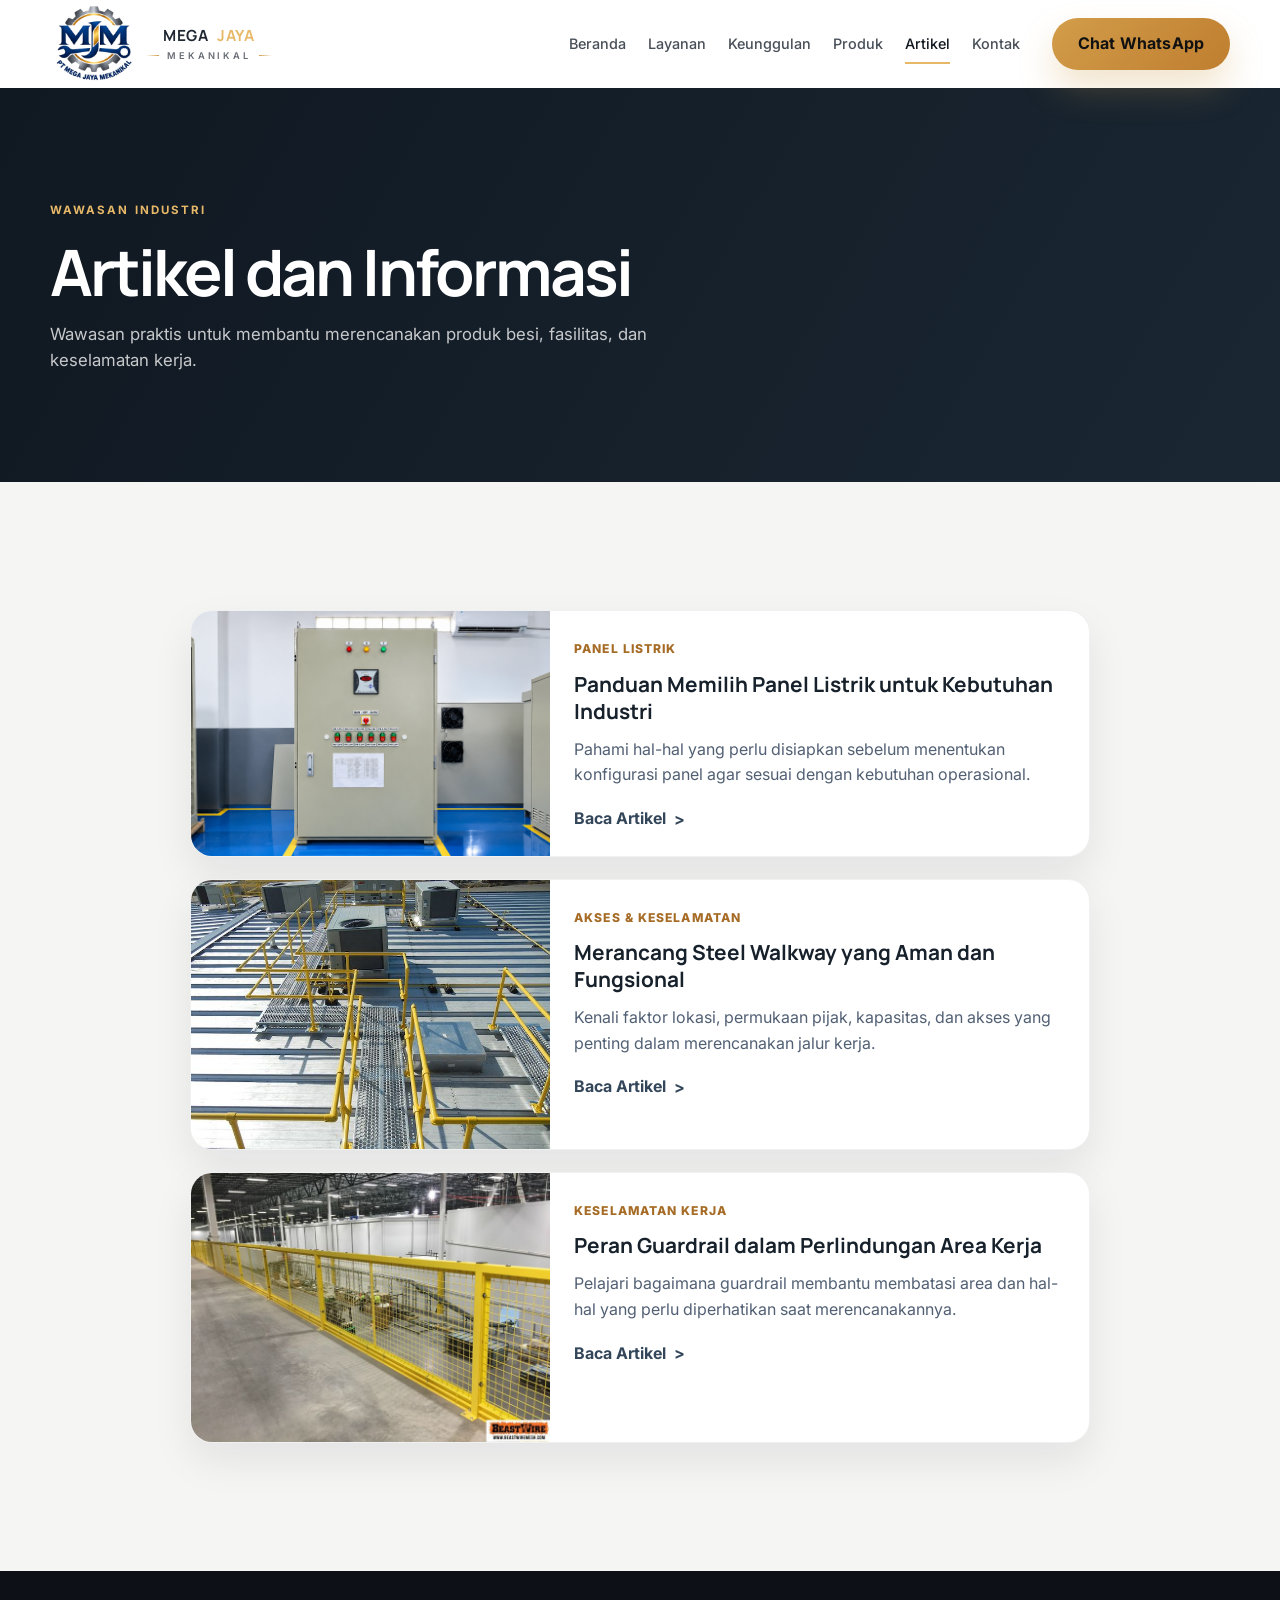
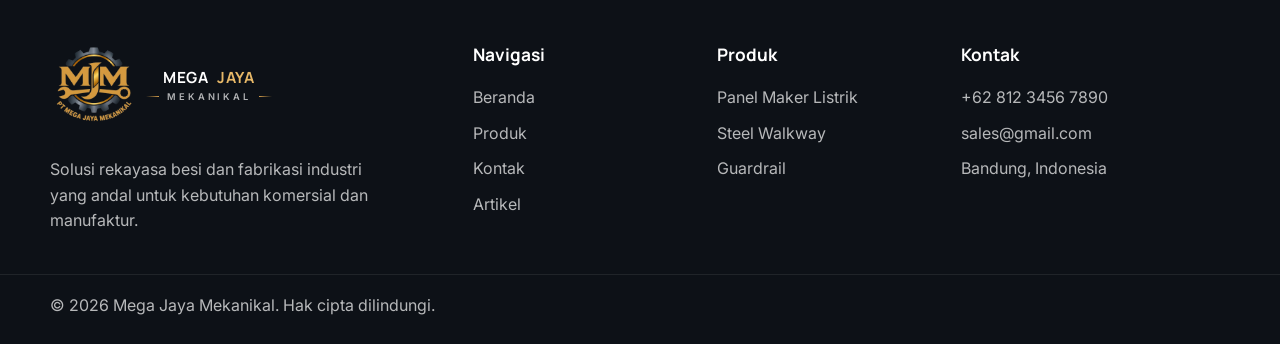
<file: pages/artikel/index.html>
<!DOCTYPE html>
<html lang="id">
  <head>
    <meta charset="UTF-8" />
    <meta name="viewport" content="width=device-width, initial-scale=1.0" />
    <title>Artikel | Mega Jaya Mekanikal</title>
    <meta name="description" content="Artikel seputar panel listrik, steel walkway, dan keselamatan fasilitas industri dari Mega Jaya Mekanikal." />
    <link rel="icon" type="image/png" href="../../assets/images/mjm.png" />
    <link rel="preconnect" href="https://fonts.googleapis.com" />
    <link rel="preconnect" href="https://fonts.gstatic.com" crossorigin />
    <link href="https://fonts.googleapis.com/css2?family=Inter:wght@400;500;600;700;800;900&family=Manrope:wght@400;500;600;700;800&display=swap" rel="stylesheet" />
    <link rel="stylesheet" href="../../css/style.css" />
  </head>
  <body class="inner-page">
    <header class="site-header" id="top">
      <nav class="navbar container" aria-label="Navigasi utama">
        <a href="../../index.html#home" class="brand" aria-label="Beranda Mega Jaya Mekanikal">
          <img class="brand-logo" src="../../assets/images/mjm.png" alt="" />
          <span class="brand-text"><strong>Mega <span>Jaya</span></strong><small>MEKANIKAL</small></span>
        </a>
        <button class="nav-toggle" aria-label="Buka menu" aria-expanded="false">
          <span></span><span></span><span></span>
        </button>
        <div class="nav-menu" id="navMenu">
          <a class="nav-link" href="../../index.html">Beranda</a>
          <a class="nav-link" href="../../index.html#services">Layanan</a>
          <a class="nav-link" href="../../index.html#why-us">Keunggulan</a>
          <a class="nav-link" href="../produk/index.html">Produk</a>
          <a class="nav-link active" href="index.html" aria-current="page">Artikel</a>
          <a class="nav-link" href="../kontak/index.html">Kontak</a>
          <a class="btn btn-primary nav-cta" href="https://wa.me/6281234567890" target="_blank" rel="noopener">Chat WhatsApp</a>
        </div>
      </nav>
    </header>

    <main>
      <section class="page-banner">
        <div class="container">
          <span class="eyebrow">Wawasan Industri</span>
          <h1>Artikel dan Informasi</h1>
          <p>Wawasan praktis untuk membantu merencanakan produk besi, fasilitas, dan keselamatan kerja.</p>
        </div>
      </section>

      <section class="section article-listing">
        <div class="container">
          <div class="article-grid">
            <article class="article-card reveal">
              <a class="article-card-image" href="memilih-panel-listrik-industri.html" aria-label="Baca panduan memilih panel listrik industri">
                <img src="../../assets/images/panel.png" alt="Panel listrik untuk fasilitas industri" />
              </a>
              <div class="article-card-body">
                <span class="article-category">Panel Listrik</span>
                <h2><a href="memilih-panel-listrik-industri.html">Panduan Memilih Panel Listrik untuk Kebutuhan Industri</a></h2>
                <p>Pahami hal-hal yang perlu disiapkan sebelum menentukan konfigurasi panel agar sesuai dengan kebutuhan operasional.</p>
                <a class="article-read-more" href="memilih-panel-listrik-industri.html">Baca Artikel <span class="link-arrow" aria-hidden="true">&gt;</span></a>
              </div>
            </article>

            <article class="article-card reveal">
              <a class="article-card-image" href="steel-walkway-aman.html" aria-label="Baca tentang steel walkway yang aman">
                <img src="../../assets/images/walkway.jpg" alt="Steel walkway di area kerja industri" />
              </a>
              <div class="article-card-body">
                <span class="article-category">Akses &amp; Keselamatan</span>
                <h2><a href="steel-walkway-aman.html">Merancang Steel Walkway yang Aman dan Fungsional</a></h2>
                <p>Kenali faktor lokasi, permukaan pijak, kapasitas, dan akses yang penting dalam merencanakan jalur kerja.</p>
                <a class="article-read-more" href="steel-walkway-aman.html">Baca Artikel <span class="link-arrow" aria-hidden="true">&gt;</span></a>
              </div>
            </article>

            <article class="article-card reveal">
              <a class="article-card-image" href="guardrail-perlindungan-area-kerja.html" aria-label="Baca tentang guardrail untuk perlindungan area kerja">
                <img src="../../assets/images/guardrail.jpg" alt="Guardrail sebagai pembatas area kerja" />
              </a>
              <div class="article-card-body">
                <span class="article-category">Keselamatan Kerja</span>
                <h2><a href="guardrail-perlindungan-area-kerja.html">Peran Guardrail dalam Perlindungan Area Kerja</a></h2>
                <p>Pelajari bagaimana guardrail membantu membatasi area dan hal-hal yang perlu diperhatikan saat merencanakannya.</p>
                <a class="article-read-more" href="guardrail-perlindungan-area-kerja.html">Baca Artikel <span class="link-arrow" aria-hidden="true">&gt;</span></a>
              </div>
            </article>
          </div>
        </div>
      </section>
    </main>

    <footer class="site-footer">
      <div class="container footer-grid">
        <div class="footer-brand">
          <a href="../../index.html#home" class="brand" aria-label="Beranda Mega Jaya Mekanikal">
            <img class="brand-logo" src="../../assets/images/logo.png" alt="" />
            <span class="brand-text"><strong>Mega <span>Jaya</span></strong><small>MEKANIKAL</small></span>
          </a>
          <p>Solusi rekayasa besi dan fabrikasi industri yang andal untuk kebutuhan komersial dan manufaktur.</p>
        </div>
        <div>
          <h3>Navigasi</h3>
          <ul>
            <li><a href="../../index.html">Beranda</a></li>
            <li><a href="../produk/index.html">Produk</a></li>
            <li><a href="../kontak/index.html">Kontak</a></li>
            <li><a href="index.html">Artikel</a></li>
          </ul>
        </div>
        <div>
          <h3>Produk</h3>
          <ul>
            <li><a href="../produk/panel-maker-detail.html">Panel Maker Listrik</a></li>
            <li><a href="../produk/steel-walkway-detail.html">Steel Walkway</a></li>
            <li><a href="../produk/guardrail-detail.html">Guardrail</a></li>
          </ul>
        </div>
        <div>
          <h3>Kontak</h3>
          <ul>
            <li><a href="https://wa.me/6281234567890" target="_blank" rel="noopener">+62 812 3456 7890</a></li>
            <li><a href="mailto:sales@gmail.com">sales@gmail.com</a></li>
            <li>Bandung, Indonesia</li>
          </ul>
        </div>
      </div>
      <div class="footer-bottom">
        <div class="container"><p>© <span id="currentYear"></span> Mega Jaya Mekanikal. Hak cipta dilindungi.</p></div>
      </div>
    </footer>
    <button class="back-to-top" type="button" aria-label="Kembali ke atas">
      <svg aria-hidden="true" viewBox="0 0 24 24"><path d="M12 19V5m-6 6 6-6 6 6" /></svg>
    </button>
    <script src="../../js/script.js"></script>
  </body>
</html>
</file>
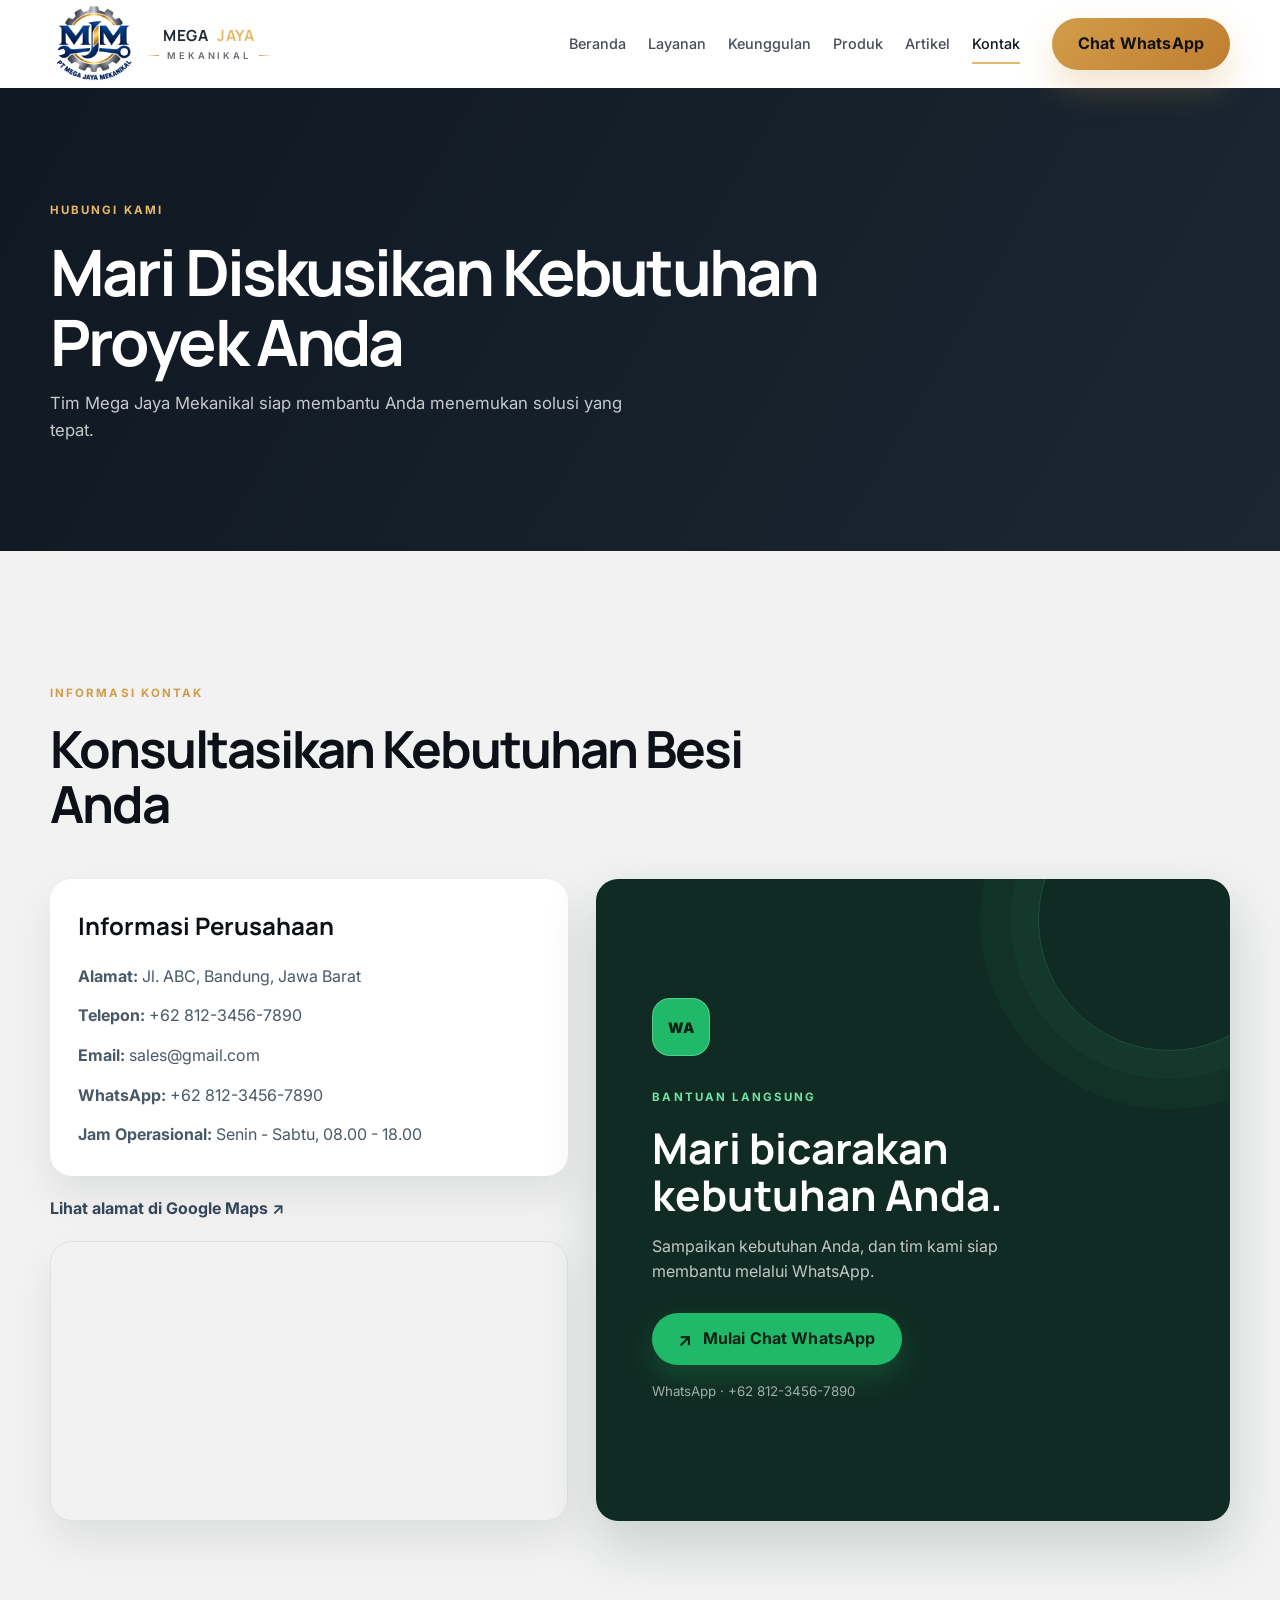
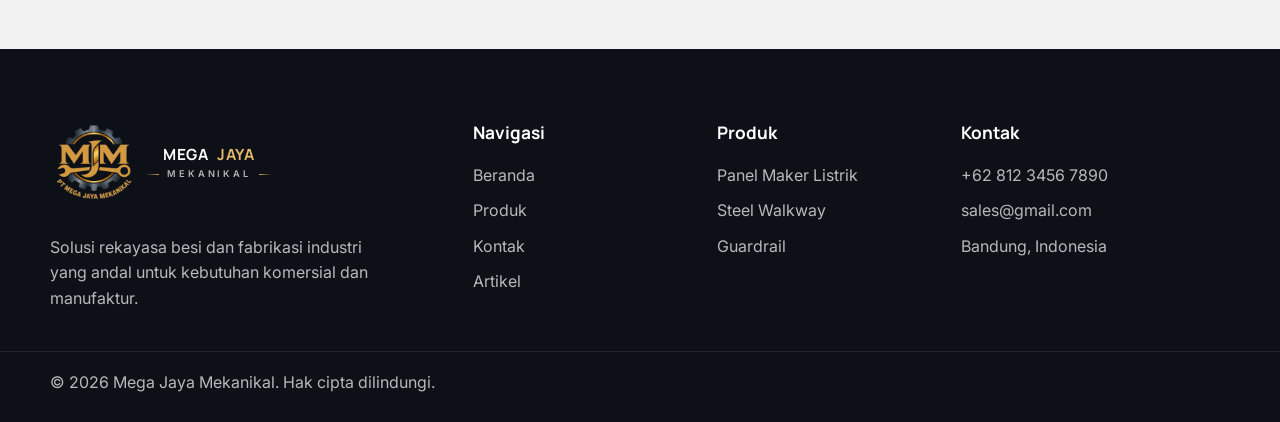
<file: pages/kontak/index.html>
<!DOCTYPE html>
<html lang="id">
  <head>
    <meta charset="UTF-8" />
    <meta name="viewport" content="width=device-width, initial-scale=1.0" />
    <title>Kontak | Mega Jaya Mekanikal</title>
    <meta name="description" content="Hubungi Mega Jaya Mekanikal untuk konsultasi produk, layanan, dan kebutuhan proyek Anda." />
    <link rel="icon" type="image/png" href="../../assets/images/mjm.png" />
    <link rel="preconnect" href="https://fonts.googleapis.com" />
    <link rel="preconnect" href="https://fonts.gstatic.com" crossorigin />
    <link href="https://fonts.googleapis.com/css2?family=Inter:wght@400;500;600;700;800;900&family=Manrope:wght@400;500;600;700;800&display=swap" rel="stylesheet" />
    <link rel="stylesheet" href="../../css/style.css" />
  </head>
  <body class="inner-page">
    <header class="site-header" id="top">
      <nav class="navbar container" aria-label="Navigasi utama">
        <a href="../../index.html#home" class="brand" aria-label="Beranda Mega Jaya Mekanikal">
          <img class="brand-logo" src="../../assets/images/mjm.png" alt="" />
          <span class="brand-text"><strong>Mega <span>Jaya</span></strong><small>MEKANIKAL</small></span>
        </a>
        <button class="nav-toggle" aria-label="Buka menu" aria-expanded="false">
          <span></span><span></span><span></span>
        </button>
        <div class="nav-menu" id="navMenu">
          <a class="nav-link" href="../../index.html">Beranda</a>
          <a class="nav-link" href="../../index.html#services">Layanan</a>
          <a class="nav-link" href="../../index.html#why-us">Keunggulan</a>
          <a class="nav-link" href="../produk/index.html">Produk</a>
          <a class="nav-link" href="../artikel/index.html">Artikel</a>
          <a class="nav-link active" href="index.html" aria-current="page">Kontak</a>
          <a class="btn btn-primary nav-cta" href="https://wa.me/6281234567890" target="_blank" rel="noopener">Chat WhatsApp</a>
        </div>
      </nav>
    </header>

    <main>
      <section class="page-banner">
        <div class="container">
          <span class="eyebrow">Hubungi Kami</span>
          <h1>Mari Diskusikan Kebutuhan Proyek Anda</h1>
          <p>Tim Mega Jaya Mekanikal siap membantu Anda menemukan solusi yang tepat.</p>
        </div>
      </section>

      <section class="section contact" id="contact">
        <div class="container">
          <div class="section-heading reveal">
            <span class="eyebrow eyebrow-dark">Informasi Kontak</span>
            <h2>Konsultasikan Kebutuhan Besi Anda</h2>
          </div>
          <div class="contact-layout">
            <div class="contact-info reveal">
              <div class="info-card">
                <h3>Informasi Perusahaan</h3>
                <ul>
                  <li><strong>Alamat:</strong> Jl. ABC, Bandung, Jawa Barat</li>
                  <li><strong>Telepon:</strong> <a href="tel:+6281234567890">+62 812-3456-7890</a></li>
                  <li><strong>Email:</strong> <a href="mailto:sales@gmail.com">sales@gmail.com</a></li>
                  <li><strong>WhatsApp:</strong> <a href="https://wa.me/6281234567890" target="_blank" rel="noopener">+62 812-3456-7890</a></li>
                  <li><strong>Jam Operasional:</strong> Senin - Sabtu, 08.00 - 18.00</li>
                </ul>
              </div>
              <a class="contact-address-link" href="https://www.google.com/maps/search/?api=1&query=Jl.+ABC%2C+Bandung%2C+Jawa+Barat" target="_blank" rel="noopener">
                Lihat alamat di Google Maps <span class="link-arrow" aria-hidden="true">↗</span>
              </a>
              <div class="map-wrap" aria-label="Peta lokasi perusahaan">
                <iframe
                  title="Peta lokasi perusahaan"
                  src="https://www.google.com/maps/embed?pb=!1m18!1m12!1m3!1d3965.5740589082393!2d106.75936167380108!3d-6.319543561837423!2m3!1f0!2f0!3f0!3m2!1i1024!2i768!4f13.1!3m3!1m2!1s0x2e69ef007145deeb%3A0x1c29de25c5846dcb!2sSynthesis%20Homes%20B-29!5e0!3m2!1sen!2sus!4v1790140144569!5m2!1sen!2sus"
                  width="600"
                  height="450"
                  style="border: 0"
                  allowfullscreen
                  loading="lazy"
                  referrerpolicy="strict-origin-when-cross-origin"
                ></iframe>
              </div>
            </div>
            <div class="whatsapp-card reveal">
              <span class="whatsapp-mark" aria-hidden="true">WA</span>
              <span class="eyebrow">Bantuan langsung</span>
              <h3>Mari bicarakan kebutuhan Anda.</h3>
              <p>Sampaikan kebutuhan Anda, dan tim kami siap membantu melalui WhatsApp.</p>
              <a class="btn whatsapp-button" href="https://wa.me/6281234567890" target="_blank" rel="noopener">
                <span class="link-arrow" aria-hidden="true">↗</span> Mulai Chat WhatsApp
              </a>
              <small>WhatsApp · +62 812-3456-7890</small>
            </div>
          </div>
        </div>
      </section>
    </main>

    <footer class="site-footer">
      <div class="container footer-grid">
        <div class="footer-brand">
          <a href="index.html#home" class="brand" aria-label="Beranda Mega Jaya Mekanikal">
            <img class="brand-logo" src="../../assets/images/logo.png" alt="" />
            <span class="brand-text"><strong>Mega <span>Jaya</span></strong><small>MEKANIKAL</small></span>
          </a>
          <p>Solusi rekayasa besi dan fabrikasi industri yang andal untuk kebutuhan komersial dan manufaktur.</p>
        </div>
        <div>
          <h3>Navigasi</h3>
          <ul>
            <li><a href="../../index.html">Beranda</a></li>
            <li><a href="../produk/index.html">Produk</a></li>
            <li><a href="index.html">Kontak</a></li>
            <li><a href="../artikel/index.html">Artikel</a></li>
          </ul>
        </div>
        <div>
          <h3>Produk</h3>
          <ul>
            <li><a href="../produk/panel-maker-detail.html">Panel Maker Listrik</a></li>
            <li><a href="../produk/steel-walkway-detail.html">Steel Walkway</a></li>
            <li><a href="../produk/guardrail-detail.html">Guardrail</a></li>
          </ul>
        </div>
        <div>
          <h3>Kontak</h3>
          <ul>
            <li><a href="https://wa.me/6281234567890" target="_blank" rel="noopener">+62 812 3456 7890</a></li>
            <li><a href="mailto:sales@gmail.com">sales@gmail.com</a></li>
            <li>Bandung, Indonesia</li>
          </ul>
        </div>
      </div>
      <div class="footer-bottom">
        <div class="container"><p>© <span id="currentYear"></span> Mega Jaya Mekanikal. Hak cipta dilindungi.</p></div>
      </div>
    </footer>
    <button class="back-to-top" type="button" aria-label="Kembali ke atas">
      <svg aria-hidden="true" viewBox="0 0 24 24"><path d="M12 19V5m-6 6 6-6 6 6" /></svg>
    </button>
    <script src="../../js/script.js"></script>
  </body>
</html>
</file>
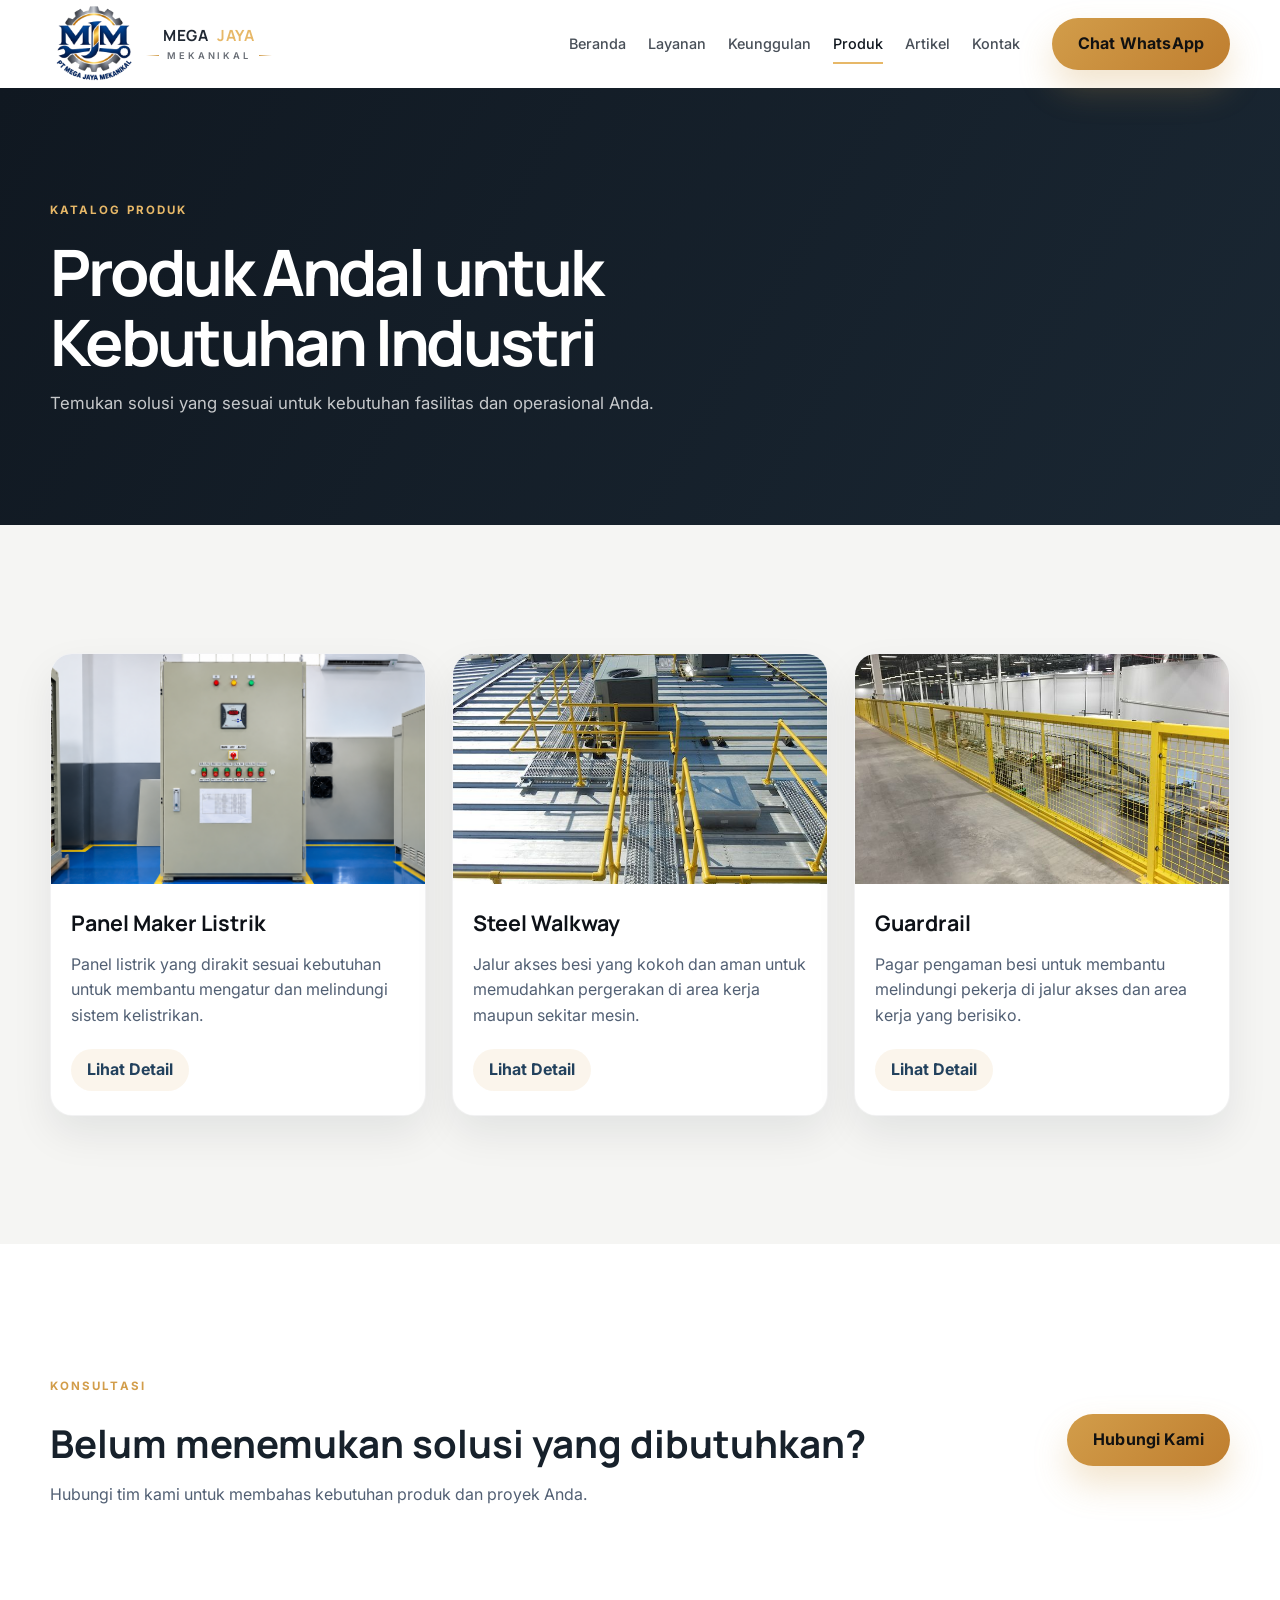
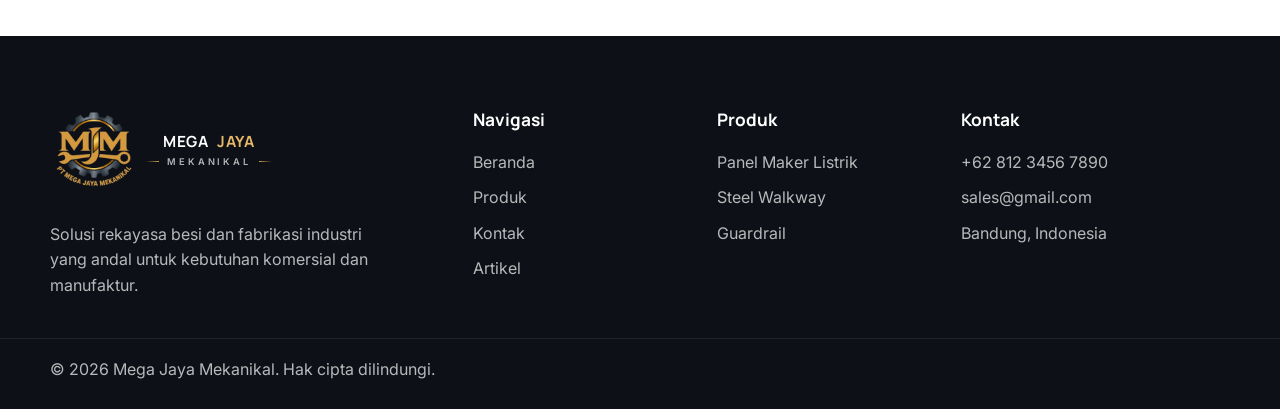
<file: pages/produk/index.html>
<!DOCTYPE html>
<html lang="id">
  <head>
    <meta charset="UTF-8" />
    <meta name="viewport" content="width=device-width, initial-scale=1.0" />
    <title>Produk | Mega Jaya Mekanikal</title>
    <meta name="description" content="Lihat produk panel maker listrik, steel walkway, dan guardrail dari Mega Jaya Mekanikal." />
    <link rel="icon" type="image/png" href="../../assets/images/mjm.png" />
    <link rel="preconnect" href="https://fonts.googleapis.com" />
    <link rel="preconnect" href="https://fonts.gstatic.com" crossorigin />
    <link href="https://fonts.googleapis.com/css2?family=Inter:wght@400;500;600;700;800;900&family=Manrope:wght@400;500;600;700;800&display=swap" rel="stylesheet" />
    <link rel="stylesheet" href="../../css/style.css" />
  </head>
  <body class="inner-page">
    <header class="site-header" id="top">
      <nav class="navbar container" aria-label="Navigasi utama">
        <a href="../../index.html#home" class="brand" aria-label="Beranda Mega Jaya Mekanikal">
          <img class="brand-logo" src="../../assets/images/mjm.png" alt="" />
          <span class="brand-text"><strong>Mega <span>Jaya</span></strong><small>MEKANIKAL</small></span>
        </a>
        <button class="nav-toggle" aria-label="Buka menu" aria-expanded="false">
          <span></span><span></span><span></span>
        </button>
        <div class="nav-menu" id="navMenu">
          <a class="nav-link" href="../../index.html">Beranda</a>
          <a class="nav-link" href="../../index.html#services">Layanan</a>
          <a class="nav-link" href="../../index.html#why-us">Keunggulan</a>
          <a class="nav-link active" href="index.html" aria-current="page">Produk</a>
          <a class="nav-link" href="../artikel/index.html">Artikel</a>
          <a class="nav-link" href="../kontak/index.html">Kontak</a>
          <a class="btn btn-primary nav-cta" href="https://wa.me/6281234567890" target="_blank" rel="noopener">Chat WhatsApp</a>
        </div>
      </nav>
    </header>

    <main>
      <section class="page-banner">
        <div class="container">
          <span class="eyebrow">Katalog Produk</span>
          <h1>Produk Andal untuk Kebutuhan Industri</h1>
          <p>Temukan solusi yang sesuai untuk kebutuhan fasilitas dan operasional Anda.</p>
        </div>
      </section>

      <section class="section products" id="products">
        <div class="container">
          <div class="product-grid">
            <article class="product-card reveal">
              <img src="../../assets/images/panel.png" alt="Panel maker listrik" />
              <div class="card-body">
                <h2>Panel Maker Listrik</h2>
                <p>Panel listrik yang dirakit sesuai kebutuhan untuk membantu mengatur dan melindungi sistem kelistrikan.</p>
                <a class="product-detail" href="panel-maker-detail.html">Lihat Detail</a>
              </div>
            </article>
            <article class="product-card reveal">
              <img src="../../assets/images/walkway.jpg" alt="Steel walkway" />
              <div class="card-body">
                <h2>Steel Walkway</h2>
                <p>Jalur akses besi yang kokoh dan aman untuk memudahkan pergerakan di area kerja maupun sekitar mesin.</p>
                <a class="product-detail" href="steel-walkway-detail.html">Lihat Detail</a>
              </div>
            </article>
            <article class="product-card reveal">
              <img src="../../assets/images/guardrail.jpg" alt="Guardrail besi" />
              <div class="card-body">
                <h2>Guardrail</h2>
                <p>Pagar pengaman besi untuk membantu melindungi pekerja di jalur akses dan area kerja yang berisiko.</p>
                <a class="product-detail" href="guardrail-detail.html">Lihat Detail</a>
              </div>
            </article>
          </div>
        </div>
      </section>

      <section class="section catalog-cta">
        <div class="container catalog-cta-inner">
          <div>
            <span class="eyebrow eyebrow-dark">Konsultasi</span>
            <h2>Belum menemukan solusi yang dibutuhkan?</h2>
            <p>Hubungi tim kami untuk membahas kebutuhan produk dan proyek Anda.</p>
          </div>
          <a class="btn btn-primary" href="../kontak/index.html">Hubungi Kami</a>
        </div>
      </section>
    </main>

    <footer class="site-footer">
      <div class="container footer-grid">
        <div class="footer-brand">
          <a href="index.html#home" class="brand" aria-label="Beranda Mega Jaya Mekanikal">
            <img class="brand-logo" src="../../assets/images/logo.png" alt="" />
            <span class="brand-text"><strong>Mega <span>Jaya</span></strong><small>MEKANIKAL</small></span>
          </a>
          <p>Solusi rekayasa besi dan fabrikasi industri yang andal untuk kebutuhan komersial dan manufaktur.</p>
        </div>
        <div>
          <h3>Navigasi</h3>
          <ul>
            <li><a href="../../index.html">Beranda</a></li>
            <li><a href="index.html">Produk</a></li>
            <li><a href="../kontak/index.html">Kontak</a></li>
            <li><a href="../artikel/index.html">Artikel</a></li>
          </ul>
        </div>
        <div>
          <h3>Produk</h3>
          <ul>
            <li><a href="panel-maker-detail.html">Panel Maker Listrik</a></li>
            <li><a href="steel-walkway-detail.html">Steel Walkway</a></li>
            <li><a href="guardrail-detail.html">Guardrail</a></li>
          </ul>
        </div>
        <div>
          <h3>Kontak</h3>
          <ul>
            <li><a href="https://wa.me/6281234567890" target="_blank" rel="noopener">+62 812 3456 7890</a></li>
            <li><a href="mailto:sales@gmail.com">sales@gmail.com</a></li>
            <li>Bandung, Indonesia</li>
          </ul>
        </div>
      </div>
      <div class="footer-bottom">
        <div class="container"><p>© <span id="currentYear"></span> Mega Jaya Mekanikal. Hak cipta dilindungi.</p></div>
      </div>
    </footer>
    <button class="back-to-top" type="button" aria-label="Kembali ke atas">
      <svg aria-hidden="true" viewBox="0 0 24 24"><path d="M12 19V5m-6 6 6-6 6 6" /></svg>
    </button>
    <script src="../../js/script.js"></script>
  </body>
</html>
</file>
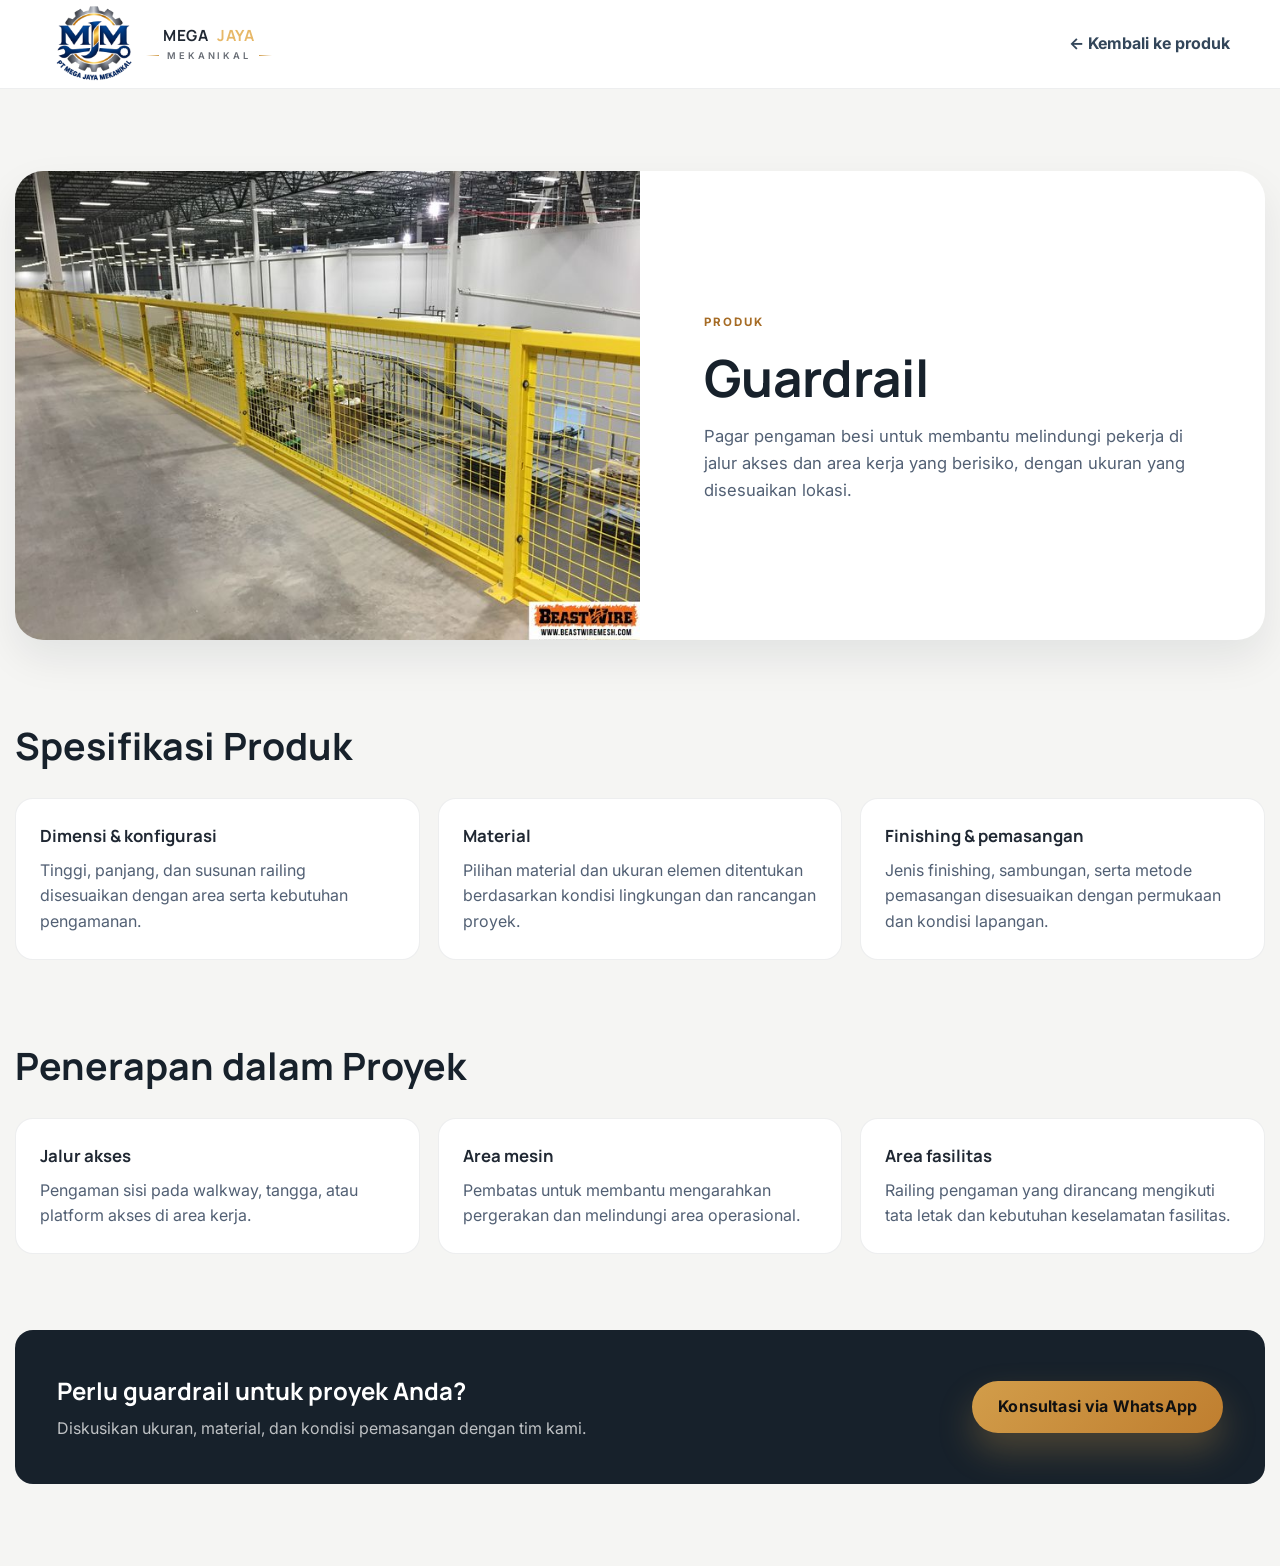
<file: guardrail-detail.html>
<!DOCTYPE html>
<html lang="id">
  <head>
    <meta charset="UTF-8" />
    <meta name="viewport" content="width=device-width, initial-scale=1.0" />
    <title>Guardrail | Mega Jaya Mekanikal</title>
    <meta name="description" content="Informasi produk Guardrail dari Mega Jaya Mekanikal, termasuk spesifikasi dan penerapan proyek." />
    <link rel="icon" type="image/png" href="assets/images/mjm.png" />
    <link rel="preconnect" href="https://fonts.googleapis.com" />
    <link rel="preconnect" href="https://fonts.gstatic.com" crossorigin />
    <link href="https://fonts.googleapis.com/css2?family=Inter:wght@400;500;600;700;800;900&family=Manrope:wght@400;500;600;700;800&display=swap" rel="stylesheet" />
    <link rel="stylesheet" href="css/style.css" />
  </head>
  <body class="product-page">
    <header class="product-page-header">
      <nav class="product-page-nav container" aria-label="Navigasi halaman produk">
        <a href="index.html#home" class="brand" aria-label="Beranda Mega Jaya Mekanikal">
          <img class="brand-logo" src="assets/images/mjm.png" alt="" />
          <span class="brand-text"><strong>Mega <span>Jaya</span></strong><small>MEKANIKAL</small></span>
        </a>
        <a class="product-page-back" href="index.html#products">← Kembali ke produk</a>
      </nav>
    </header>
    <main class="product-page-main">
      <section class="product-detail-hero">
        <img src="assets/images/guardrail.jpg" alt="Guardrail besi" />
        <div class="product-detail-copy">
          <span class="eyebrow">Produk</span>
          <h1>Guardrail</h1>
          <p>Pagar pengaman besi untuk membantu melindungi pekerja di jalur akses dan area kerja yang berisiko, dengan ukuran yang disesuaikan lokasi.</p>
        </div>
      </section>
      <section class="product-page-section">
        <h2>Spesifikasi Produk</h2>
        <div class="product-spec-grid">
          <article class="product-spec"><h3>Dimensi &amp; konfigurasi</h3><p>Tinggi, panjang, dan susunan railing disesuaikan dengan area serta kebutuhan pengamanan.</p></article>
          <article class="product-spec"><h3>Material</h3><p>Pilihan material dan ukuran elemen ditentukan berdasarkan kondisi lingkungan dan rancangan proyek.</p></article>
          <article class="product-spec"><h3>Finishing &amp; pemasangan</h3><p>Jenis finishing, sambungan, serta metode pemasangan disesuaikan dengan permukaan dan kondisi lapangan.</p></article>
        </div>
      </section>
      <section class="product-page-section">
        <h2>Penerapan dalam Proyek</h2>
        <div class="product-project-grid">
          <article class="product-project"><h3>Jalur akses</h3><p>Pengaman sisi pada walkway, tangga, atau platform akses di area kerja.</p></article>
          <article class="product-project"><h3>Area mesin</h3><p>Pembatas untuk membantu mengarahkan pergerakan dan melindungi area operasional.</p></article>
          <article class="product-project"><h3>Area fasilitas</h3><p>Railing pengaman yang dirancang mengikuti tata letak dan kebutuhan keselamatan fasilitas.</p></article>
        </div>
      </section>
      <section class="product-page-cta">
        <div><h2>Perlu guardrail untuk proyek Anda?</h2><p>Diskusikan ukuran, material, dan kondisi pemasangan dengan tim kami.</p></div>
        <a class="btn btn-primary" href="https://wa.me/6281234567890" target="_blank" rel="noopener">Konsultasi via WhatsApp</a>
      </section>
    </main>
  </body>
</html>
</file>
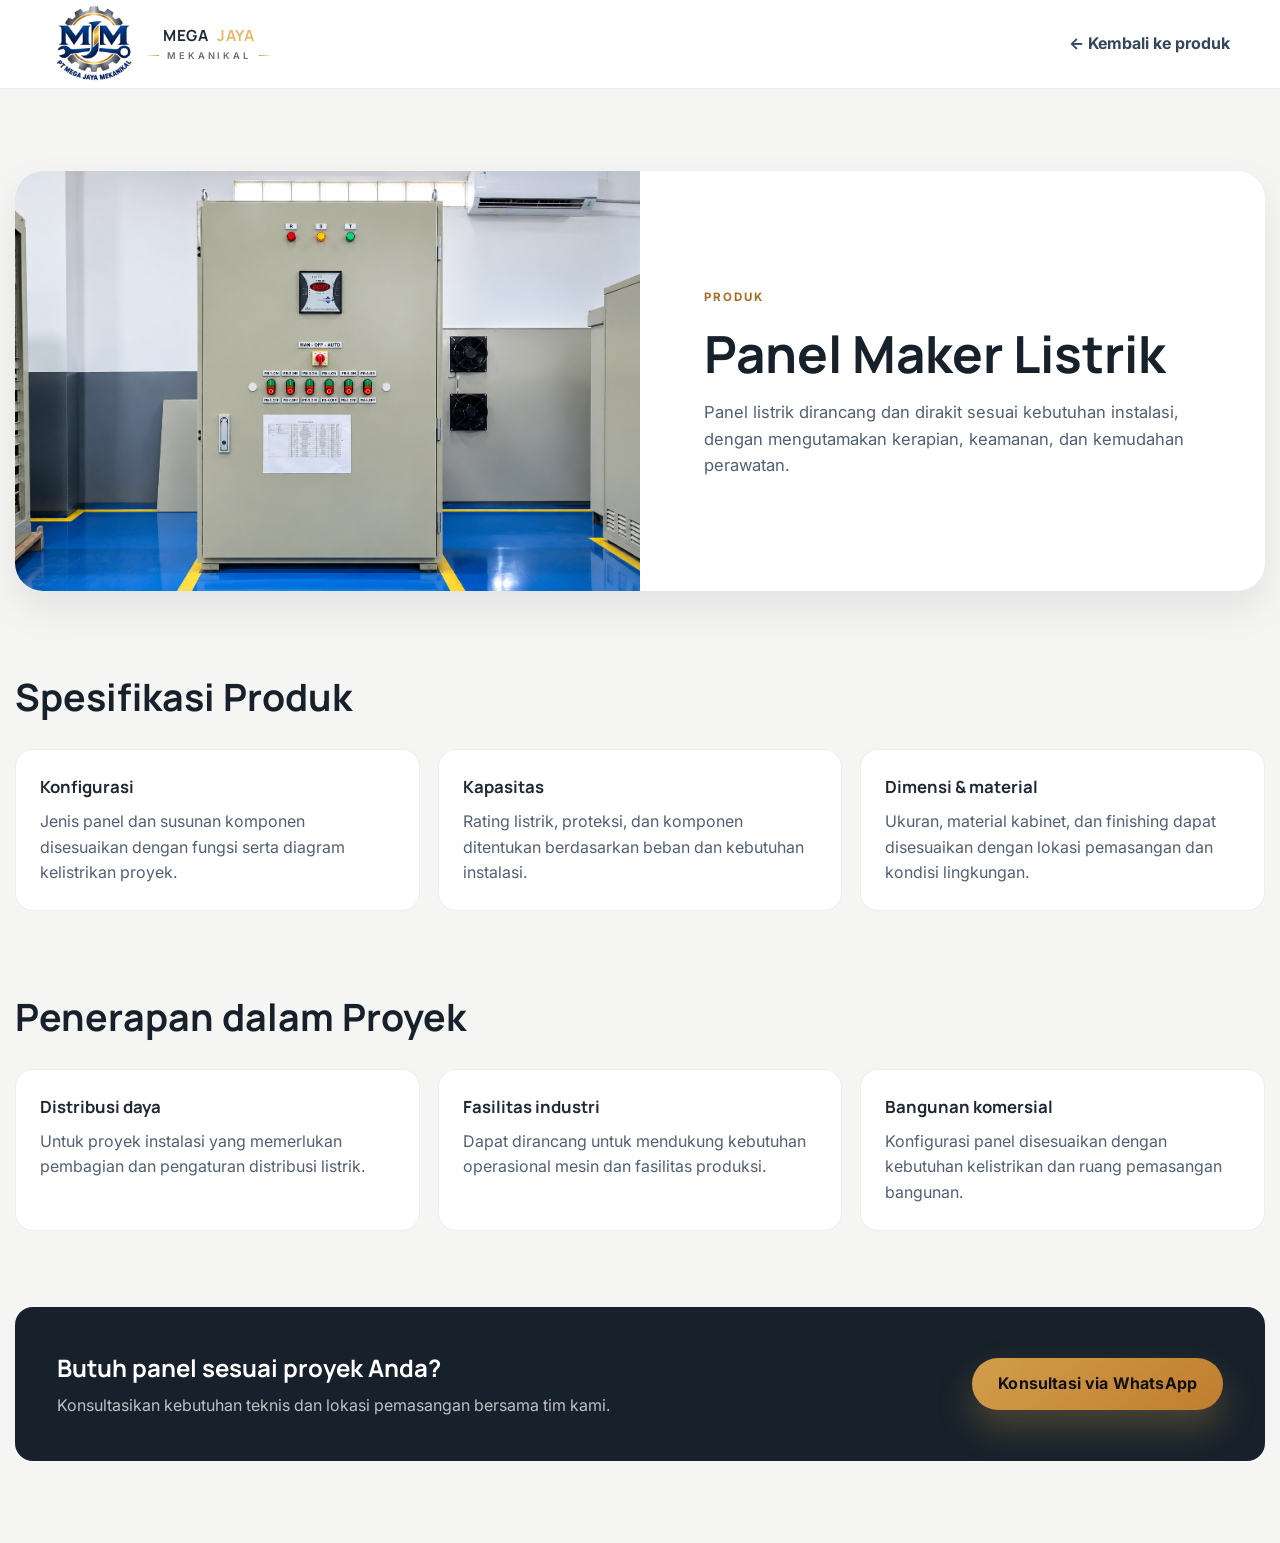
<file: panel-maker-detail.html>
<!DOCTYPE html>
<html lang="id">
  <head>
    <meta charset="UTF-8" />
    <meta name="viewport" content="width=device-width, initial-scale=1.0" />
    <title>Panel Maker Listrik | Mega Jaya Mekanikal</title>
    <meta name="description" content="Informasi produk Panel Maker Listrik dari Mega Jaya Mekanikal, termasuk spesifikasi dan penerapan proyek." />
    <link rel="icon" type="image/png" href="assets/images/mjm.png" />
    <link rel="preconnect" href="https://fonts.googleapis.com" />
    <link rel="preconnect" href="https://fonts.gstatic.com" crossorigin />
    <link href="https://fonts.googleapis.com/css2?family=Inter:wght@400;500;600;700;800;900&family=Manrope:wght@400;500;600;700;800&display=swap" rel="stylesheet" />
    <link rel="stylesheet" href="css/style.css" />
  </head>
  <body class="product-page">
    <header class="product-page-header">
      <nav class="product-page-nav container" aria-label="Navigasi halaman produk">
        <a href="index.html#home" class="brand" aria-label="Beranda Mega Jaya Mekanikal">
          <img class="brand-logo" src="assets/images/mjm.png" alt="" />
          <span class="brand-text"><strong>Mega <span>Jaya</span></strong><small>MEKANIKAL</small></span>
        </a>
        <a class="product-page-back" href="index.html#products">← Kembali ke produk</a>
      </nav>
    </header>
    <main class="product-page-main">
      <section class="product-detail-hero">
        <img src="assets/images/panel.png" alt="Panel Maker Listrik" />
        <div class="product-detail-copy">
          <span class="eyebrow">Produk</span>
          <h1>Panel Maker Listrik</h1>
          <p>Panel listrik dirancang dan dirakit sesuai kebutuhan instalasi, dengan mengutamakan kerapian, keamanan, dan kemudahan perawatan.</p>
        </div>
      </section>
      <section class="product-page-section">
        <h2>Spesifikasi Produk</h2>
        <div class="product-spec-grid">
          <article class="product-spec"><h3>Konfigurasi</h3><p>Jenis panel dan susunan komponen disesuaikan dengan fungsi serta diagram kelistrikan proyek.</p></article>
          <article class="product-spec"><h3>Kapasitas</h3><p>Rating listrik, proteksi, dan komponen ditentukan berdasarkan beban dan kebutuhan instalasi.</p></article>
          <article class="product-spec"><h3>Dimensi &amp; material</h3><p>Ukuran, material kabinet, dan finishing dapat disesuaikan dengan lokasi pemasangan dan kondisi lingkungan.</p></article>
        </div>
      </section>
      <section class="product-page-section">
        <h2>Penerapan dalam Proyek</h2>
        <div class="product-project-grid">
          <article class="product-project"><h3>Distribusi daya</h3><p>Untuk proyek instalasi yang memerlukan pembagian dan pengaturan distribusi listrik.</p></article>
          <article class="product-project"><h3>Fasilitas industri</h3><p>Dapat dirancang untuk mendukung kebutuhan operasional mesin dan fasilitas produksi.</p></article>
          <article class="product-project"><h3>Bangunan komersial</h3><p>Konfigurasi panel disesuaikan dengan kebutuhan kelistrikan dan ruang pemasangan bangunan.</p></article>
        </div>
      </section>
      <section class="product-page-cta">
        <div><h2>Butuh panel sesuai proyek Anda?</h2><p>Konsultasikan kebutuhan teknis dan lokasi pemasangan bersama tim kami.</p></div>
        <a class="btn btn-primary" href="https://wa.me/6281234567890" target="_blank" rel="noopener">Konsultasi via WhatsApp</a>
      </section>
    </main>
  </body>
</html>
</file>
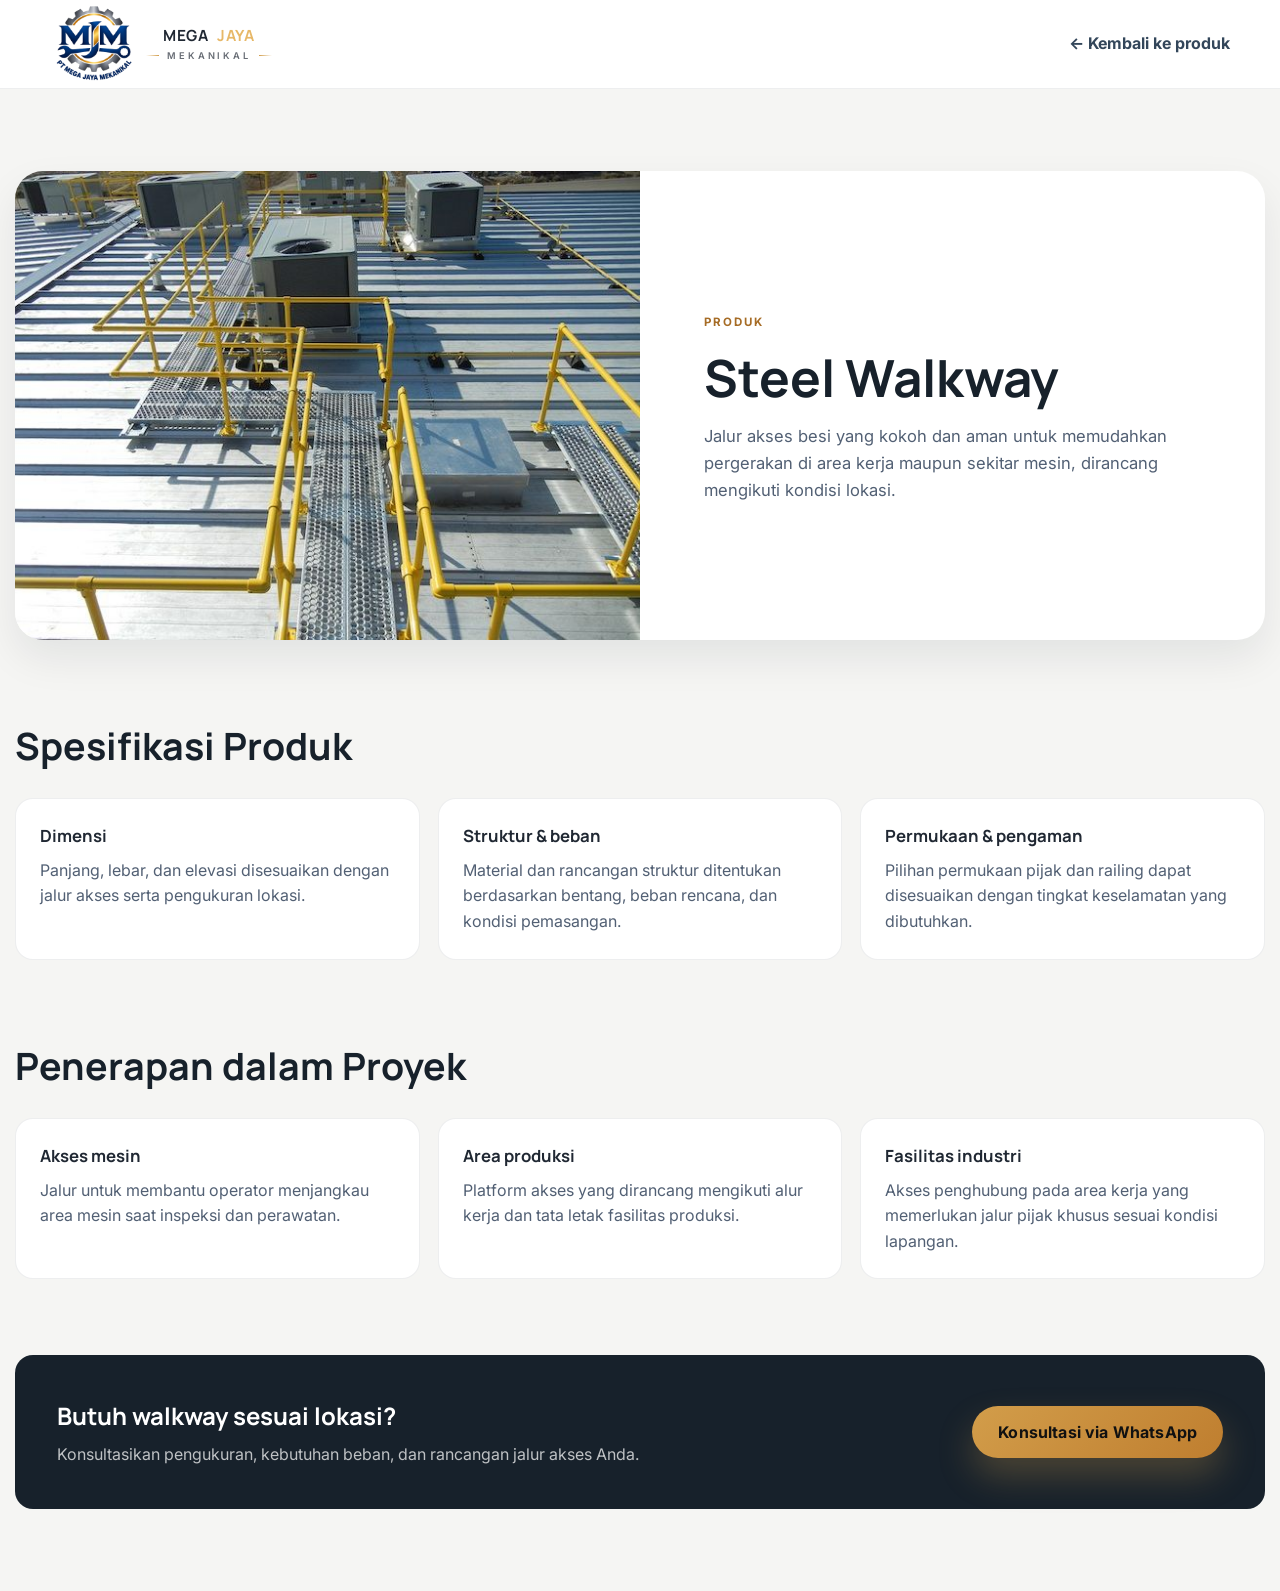
<file: steel-walkway-detail.html>
<!DOCTYPE html>
<html lang="id">
  <head>
    <meta charset="UTF-8" />
    <meta name="viewport" content="width=device-width, initial-scale=1.0" />
    <title>Steel Walkway | Mega Jaya Mekanikal</title>
    <meta name="description" content="Informasi produk Steel Walkway dari Mega Jaya Mekanikal, termasuk spesifikasi dan penerapan proyek." />
    <link rel="icon" type="image/png" href="assets/images/mjm.png" />
    <link rel="preconnect" href="https://fonts.googleapis.com" />
    <link rel="preconnect" href="https://fonts.gstatic.com" crossorigin />
    <link href="https://fonts.googleapis.com/css2?family=Inter:wght@400;500;600;700;800;900&family=Manrope:wght@400;500;600;700;800&display=swap" rel="stylesheet" />
    <link rel="stylesheet" href="css/style.css" />
  </head>
  <body class="product-page">
    <header class="product-page-header">
      <nav class="product-page-nav container" aria-label="Navigasi halaman produk">
        <a href="index.html#home" class="brand" aria-label="Beranda Mega Jaya Mekanikal">
          <img class="brand-logo" src="assets/images/mjm.png" alt="" />
          <span class="brand-text"><strong>Mega <span>Jaya</span></strong><small>MEKANIKAL</small></span>
        </a>
        <a class="product-page-back" href="index.html#products">← Kembali ke produk</a>
      </nav>
    </header>
    <main class="product-page-main">
      <section class="product-detail-hero">
        <img src="assets/images/walkway.jpg" alt="Steel Walkway" />
        <div class="product-detail-copy">
          <span class="eyebrow">Produk</span>
          <h1>Steel Walkway</h1>
          <p>Jalur akses besi yang kokoh dan aman untuk memudahkan pergerakan di area kerja maupun sekitar mesin, dirancang mengikuti kondisi lokasi.</p>
        </div>
      </section>
      <section class="product-page-section">
        <h2>Spesifikasi Produk</h2>
        <div class="product-spec-grid">
          <article class="product-spec"><h3>Dimensi</h3><p>Panjang, lebar, dan elevasi disesuaikan dengan jalur akses serta pengukuran lokasi.</p></article>
          <article class="product-spec"><h3>Struktur &amp; beban</h3><p>Material dan rancangan struktur ditentukan berdasarkan bentang, beban rencana, dan kondisi pemasangan.</p></article>
          <article class="product-spec"><h3>Permukaan &amp; pengaman</h3><p>Pilihan permukaan pijak dan railing dapat disesuaikan dengan tingkat keselamatan yang dibutuhkan.</p></article>
        </div>
      </section>
      <section class="product-page-section">
        <h2>Penerapan dalam Proyek</h2>
        <div class="product-project-grid">
          <article class="product-project"><h3>Akses mesin</h3><p>Jalur untuk membantu operator menjangkau area mesin saat inspeksi dan perawatan.</p></article>
          <article class="product-project"><h3>Area produksi</h3><p>Platform akses yang dirancang mengikuti alur kerja dan tata letak fasilitas produksi.</p></article>
          <article class="product-project"><h3>Fasilitas industri</h3><p>Akses penghubung pada area kerja yang memerlukan jalur pijak khusus sesuai kondisi lapangan.</p></article>
        </div>
      </section>
      <section class="product-page-cta">
        <div><h2>Butuh walkway sesuai lokasi?</h2><p>Konsultasikan pengukuran, kebutuhan beban, dan rancangan jalur akses Anda.</p></div>
        <a class="btn btn-primary" href="https://wa.me/6281234567890" target="_blank" rel="noopener">Konsultasi via WhatsApp</a>
      </section>
    </main>
  </body>
</html>
</file>
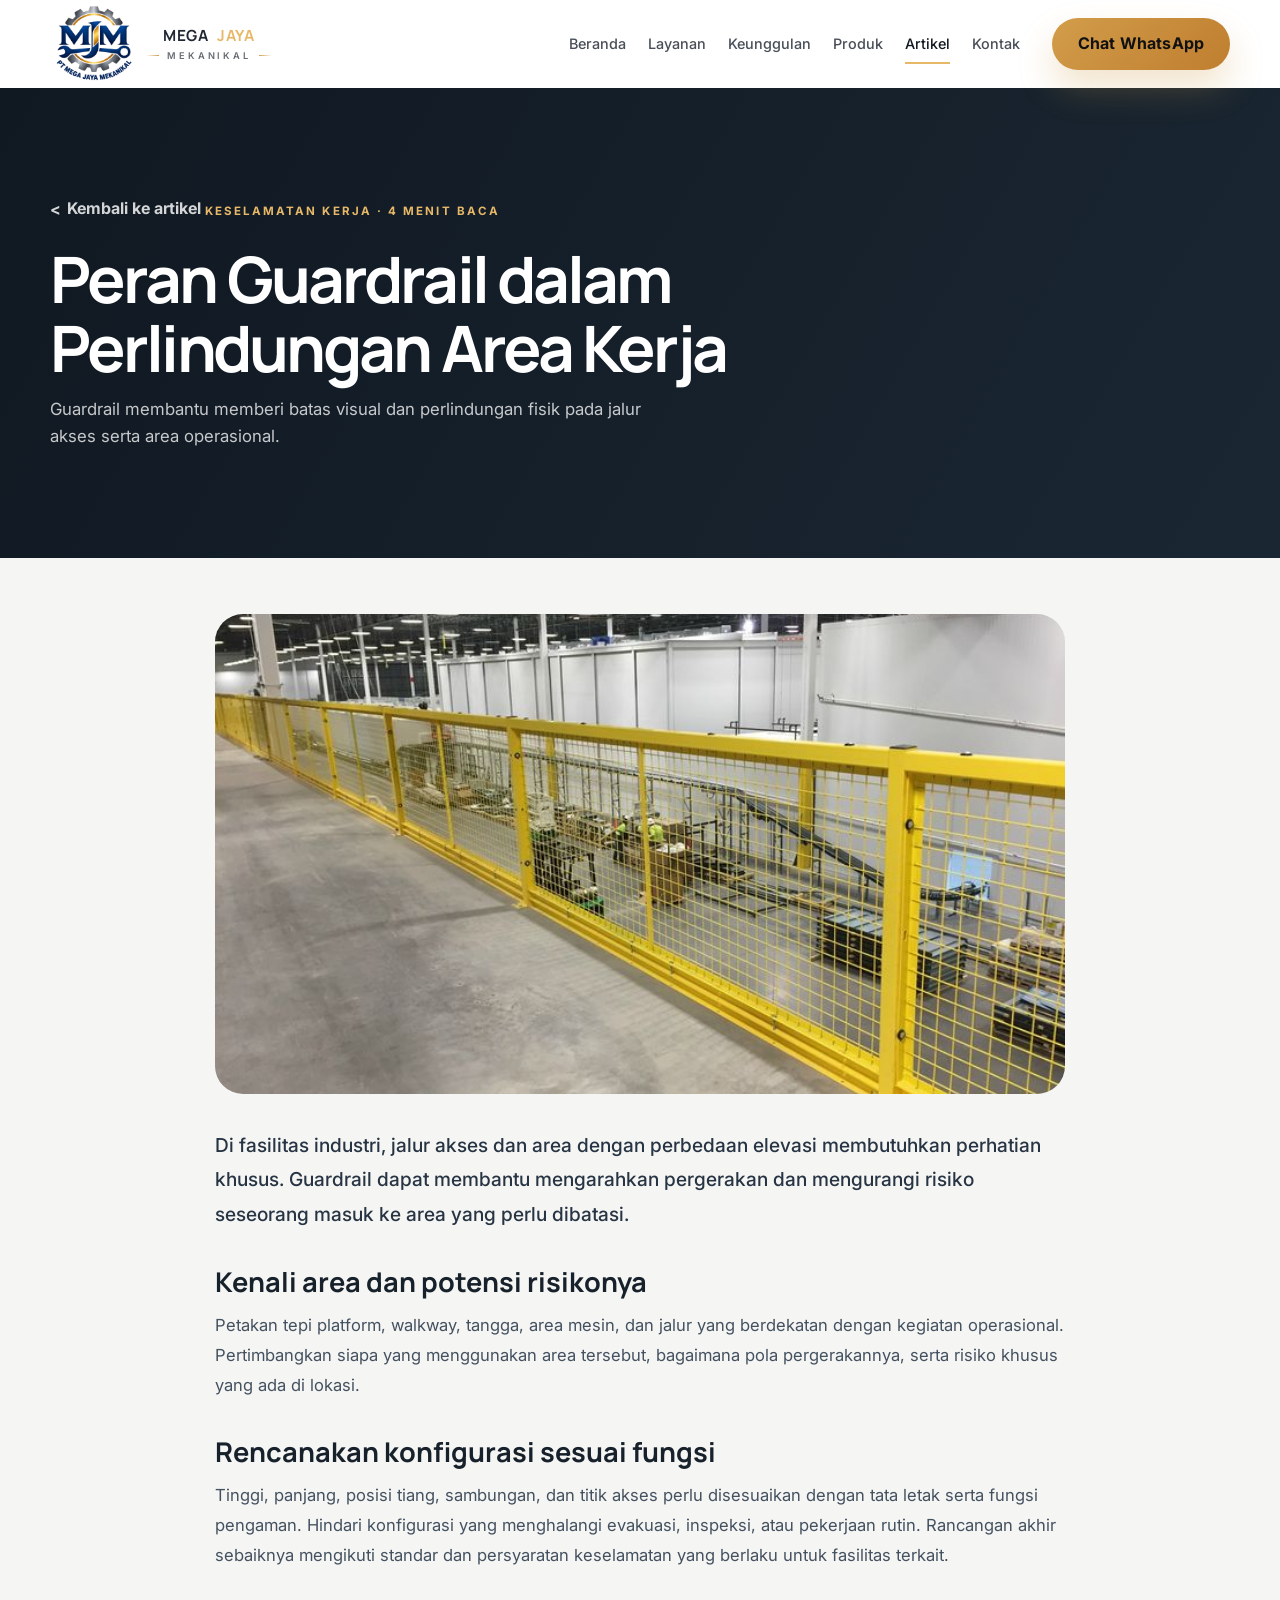
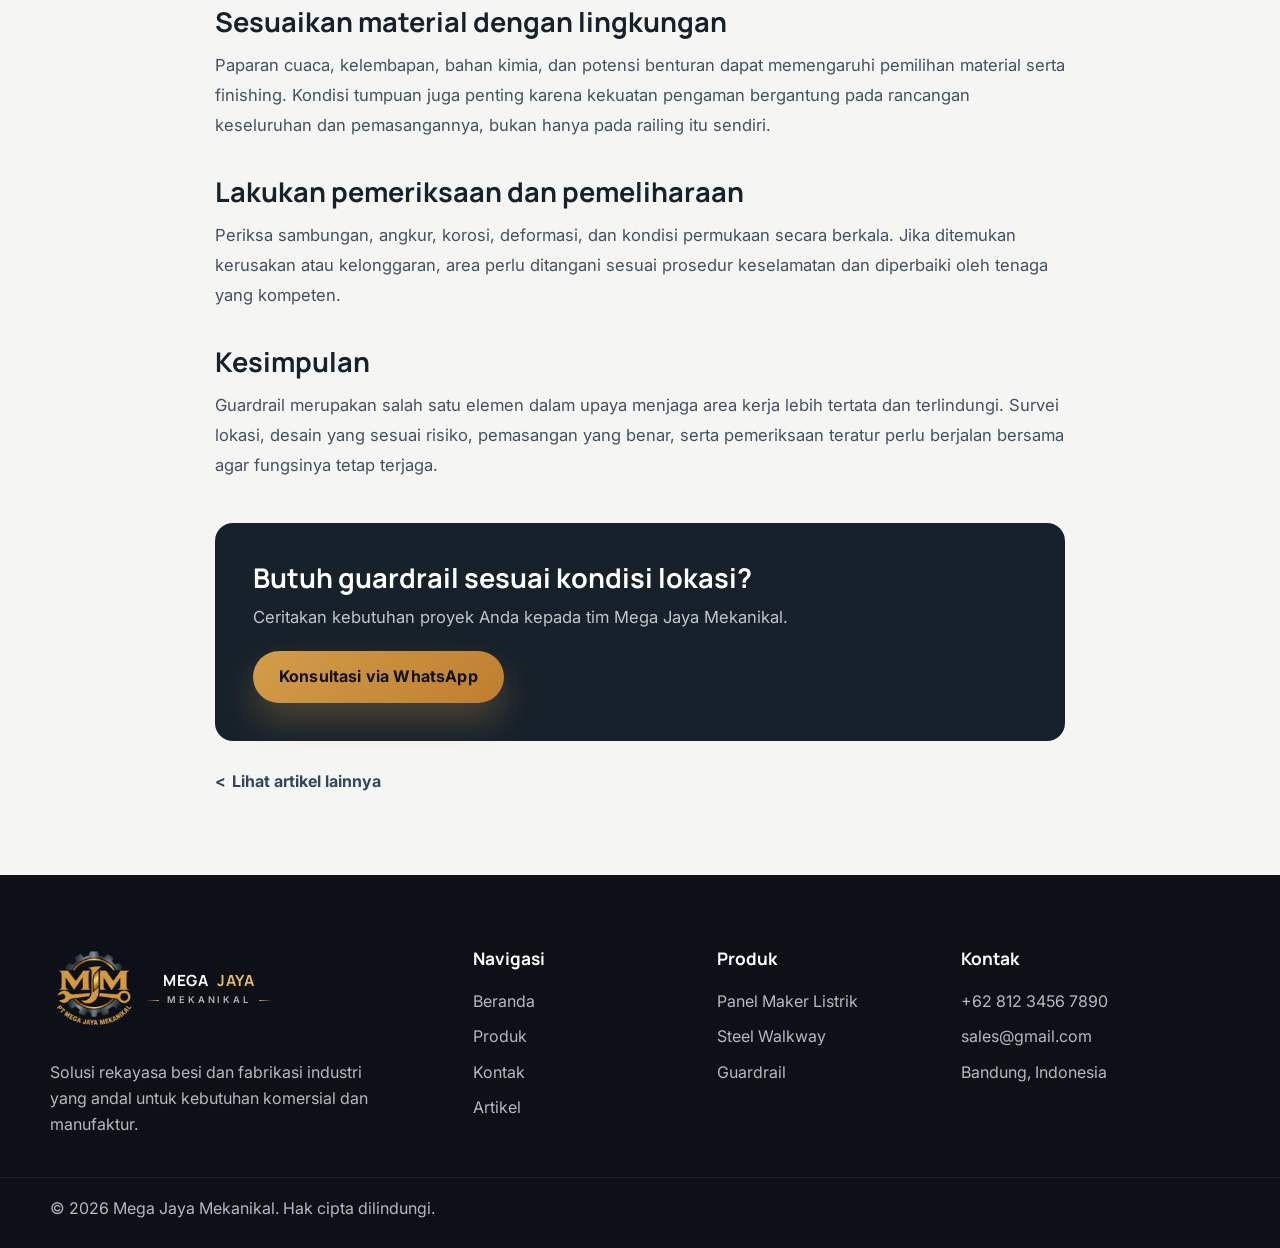
<file: pages/artikel/guardrail-perlindungan-area-kerja.html>
<!DOCTYPE html>
<html lang="id">
  <head>
    <meta charset="UTF-8" />
    <meta name="viewport" content="width=device-width, initial-scale=1.0" />
    <title>Peran Guardrail dalam Perlindungan Area Kerja | Mega Jaya Mekanikal</title>
    <meta name="description" content="Mengenal fungsi guardrail, pemilihan lokasi, perencanaan konfigurasi, pemasangan, dan pemeriksaan berkala." />
    <link rel="icon" type="image/png" href="../../assets/images/mjm.png" />
    <link rel="preconnect" href="https://fonts.googleapis.com" />
    <link rel="preconnect" href="https://fonts.gstatic.com" crossorigin />
    <link href="https://fonts.googleapis.com/css2?family=Inter:wght@400;500;600;700;800;900&family=Manrope:wght@400;500;600;700;800&display=swap" rel="stylesheet" />
    <link rel="stylesheet" href="../../css/style.css" />
  </head>
  <body class="inner-page">
    <header class="site-header">
      <nav class="navbar container" aria-label="Navigasi utama">
        <a href="../../index.html#home" class="brand" aria-label="Beranda Mega Jaya Mekanikal"><img class="brand-logo" src="../../assets/images/mjm.png" alt="" /><span class="brand-text"><strong>Mega <span>Jaya</span></strong><small>MEKANIKAL</small></span></a>
        <button class="nav-toggle" aria-label="Buka menu" aria-expanded="false"><span></span><span></span><span></span></button>
        <div class="nav-menu" id="navMenu">
          <a class="nav-link" href="../../index.html">Beranda</a><a class="nav-link" href="../../index.html#services">Layanan</a><a class="nav-link" href="../../index.html#why-us">Keunggulan</a><a class="nav-link" href="../produk/index.html">Produk</a><a class="nav-link active" href="index.html" aria-current="page">Artikel</a><a class="nav-link" href="../kontak/index.html">Kontak</a>
          <a class="btn btn-primary nav-cta" href="https://wa.me/6281234567890" target="_blank" rel="noopener">Chat WhatsApp</a>
        </div>
      </nav>
    </header>
    <main>
      <section class="page-banner">
        <div class="container">
          <a class="article-back-link" href="index.html"><span class="link-arrow" aria-hidden="true">&lt;</span> Kembali ke artikel</a>
          <span class="eyebrow">Keselamatan Kerja · 4 menit baca</span>
          <h1>Peran Guardrail dalam Perlindungan Area Kerja</h1>
          <p>Guardrail membantu memberi batas visual dan perlindungan fisik pada jalur akses serta area operasional.</p>
        </div>
      </section>
      <article class="article-content container">
        <img class="article-feature-image" src="../../assets/images/guardrail.jpg" alt="Guardrail sebagai pembatas area kerja" />
        <p class="article-lead">Di fasilitas industri, jalur akses dan area dengan perbedaan elevasi membutuhkan perhatian khusus. Guardrail dapat membantu mengarahkan pergerakan dan mengurangi risiko seseorang masuk ke area yang perlu dibatasi.</p>
        <h2>Kenali area dan potensi risikonya</h2>
        <p>Petakan tepi platform, walkway, tangga, area mesin, dan jalur yang berdekatan dengan kegiatan operasional. Pertimbangkan siapa yang menggunakan area tersebut, bagaimana pola pergerakannya, serta risiko khusus yang ada di lokasi.</p>
        <h2>Rencanakan konfigurasi sesuai fungsi</h2>
        <p>Tinggi, panjang, posisi tiang, sambungan, dan titik akses perlu disesuaikan dengan tata letak serta fungsi pengaman. Hindari konfigurasi yang menghalangi evakuasi, inspeksi, atau pekerjaan rutin. Rancangan akhir sebaiknya mengikuti standar dan persyaratan keselamatan yang berlaku untuk fasilitas terkait.</p>
        <h2>Sesuaikan material dengan lingkungan</h2>
        <p>Paparan cuaca, kelembapan, bahan kimia, dan potensi benturan dapat memengaruhi pemilihan material serta finishing. Kondisi tumpuan juga penting karena kekuatan pengaman bergantung pada rancangan keseluruhan dan pemasangannya, bukan hanya pada railing itu sendiri.</p>
        <h2>Lakukan pemeriksaan dan pemeliharaan</h2>
        <p>Periksa sambungan, angkur, korosi, deformasi, dan kondisi permukaan secara berkala. Jika ditemukan kerusakan atau kelonggaran, area perlu ditangani sesuai prosedur keselamatan dan diperbaiki oleh tenaga yang kompeten.</p>
        <h2>Kesimpulan</h2>
        <p>Guardrail merupakan salah satu elemen dalam upaya menjaga area kerja lebih tertata dan terlindungi. Survei lokasi, desain yang sesuai risiko, pemasangan yang benar, serta pemeriksaan teratur perlu berjalan bersama agar fungsinya tetap terjaga.</p>
        <div class="article-cta">
          <h2>Butuh guardrail sesuai kondisi lokasi?</h2>
          <p>Ceritakan kebutuhan proyek Anda kepada tim Mega Jaya Mekanikal.</p>
          <a class="btn btn-primary" href="https://wa.me/6281234567890" target="_blank" rel="noopener">Konsultasi via WhatsApp</a>
        </div>
        <a class="article-back-link article-bottom-link" href="index.html"><span class="link-arrow" aria-hidden="true">&lt;</span> Lihat artikel lainnya</a>
      </article>
    </main>
    <footer class="site-footer"><div class="container footer-grid">
      <div class="footer-brand"><a href="../../index.html#home" class="brand" aria-label="Beranda Mega Jaya Mekanikal"><img class="brand-logo" src="../../assets/images/logo.png" alt="" /><span class="brand-text"><strong>Mega <span>Jaya</span></strong><small>MEKANIKAL</small></span></a><p>Solusi rekayasa besi dan fabrikasi industri yang andal untuk kebutuhan komersial dan manufaktur.</p></div>
      <div><h3>Navigasi</h3><ul><li><a href="../../index.html">Beranda</a></li><li><a href="../produk/index.html">Produk</a></li><li><a href="../kontak/index.html">Kontak</a></li><li><a href="index.html">Artikel</a></li></ul></div>
      <div><h3>Produk</h3><ul><li><a href="../produk/panel-maker-detail.html">Panel Maker Listrik</a></li><li><a href="../produk/steel-walkway-detail.html">Steel Walkway</a></li><li><a href="../produk/guardrail-detail.html">Guardrail</a></li></ul></div>
      <div><h3>Kontak</h3><ul><li><a href="https://wa.me/6281234567890" target="_blank" rel="noopener">+62 812 3456 7890</a></li><li><a href="mailto:sales@gmail.com">sales@gmail.com</a></li><li>Bandung, Indonesia</li></ul></div>
    </div><div class="footer-bottom"><div class="container"><p>© <span id="currentYear"></span> Mega Jaya Mekanikal. Hak cipta dilindungi.</p></div></div></footer>
    <button class="back-to-top" type="button" aria-label="Kembali ke atas">
      <svg aria-hidden="true" viewBox="0 0 24 24"><path d="M12 19V5m-6 6 6-6 6 6" /></svg>
    </button>
    <script src="../../js/script.js"></script>
  </body>
</html>
</file>
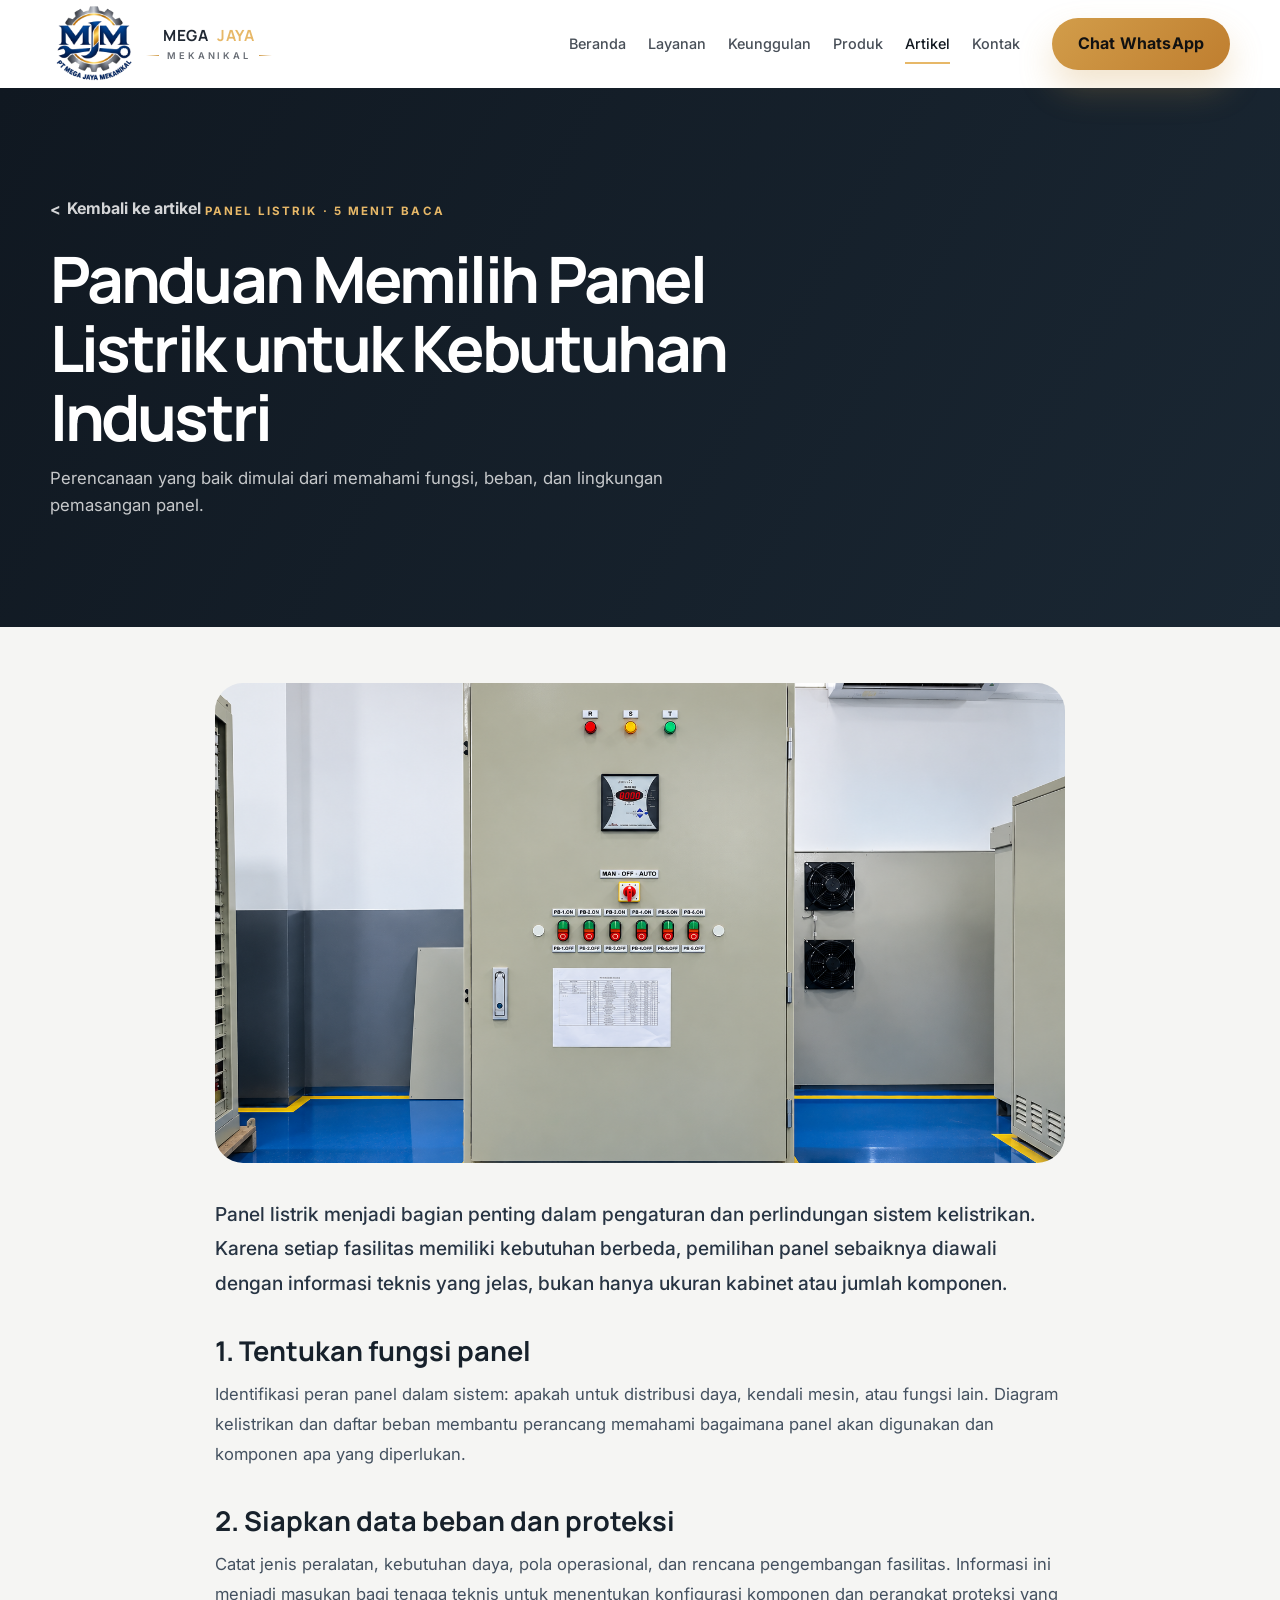
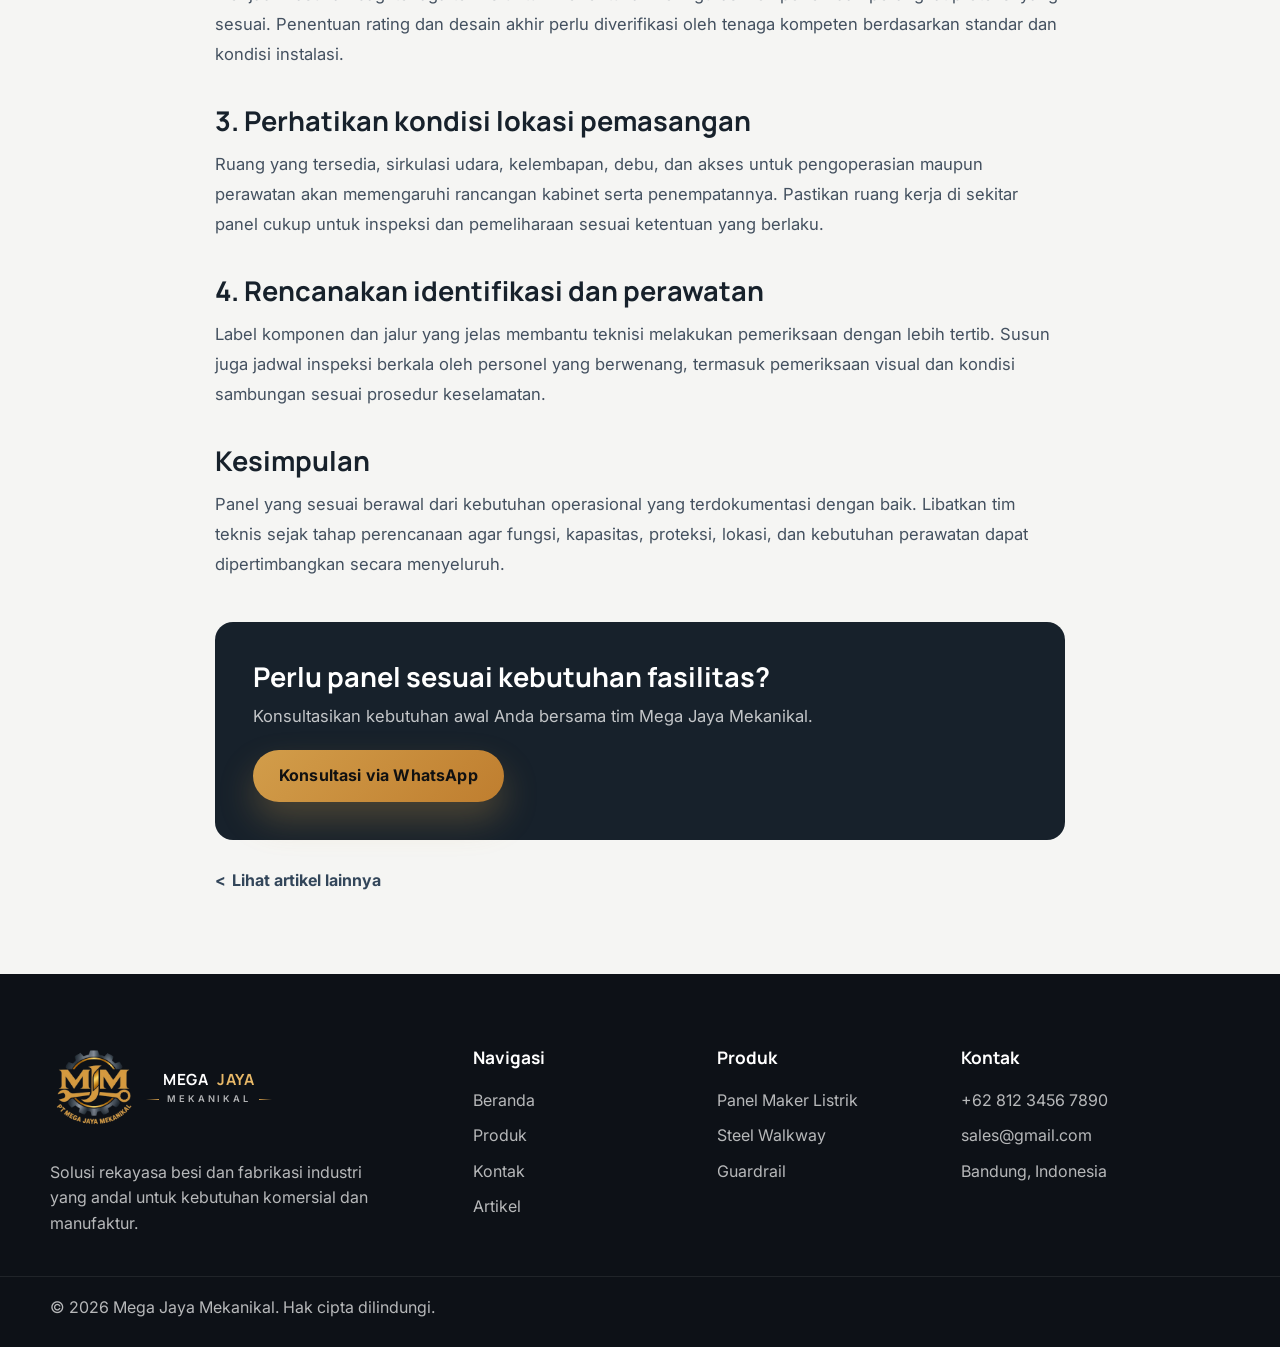
<file: pages/artikel/memilih-panel-listrik-industri.html>
<!DOCTYPE html>
<html lang="id">
  <head>
    <meta charset="UTF-8" />
    <meta name="viewport" content="width=device-width, initial-scale=1.0" />
    <title>Panduan Memilih Panel Listrik Industri | Mega Jaya Mekanikal</title>
    <meta name="description" content="Panduan menyiapkan kebutuhan panel listrik industri mulai dari fungsi, beban, proteksi, lokasi, hingga perawatan." />
    <link rel="icon" type="image/png" href="../../assets/images/mjm.png" />
    <link rel="preconnect" href="https://fonts.googleapis.com" />
    <link rel="preconnect" href="https://fonts.gstatic.com" crossorigin />
    <link href="https://fonts.googleapis.com/css2?family=Inter:wght@400;500;600;700;800;900&family=Manrope:wght@400;500;600;700;800&display=swap" rel="stylesheet" />
    <link rel="stylesheet" href="../../css/style.css" />
  </head>
  <body class="inner-page">
    <header class="site-header">
      <nav class="navbar container" aria-label="Navigasi utama">
        <a href="../../index.html#home" class="brand" aria-label="Beranda Mega Jaya Mekanikal"><img class="brand-logo" src="../../assets/images/mjm.png" alt="" /><span class="brand-text"><strong>Mega <span>Jaya</span></strong><small>MEKANIKAL</small></span></a>
        <button class="nav-toggle" aria-label="Buka menu" aria-expanded="false"><span></span><span></span><span></span></button>
        <div class="nav-menu" id="navMenu">
          <a class="nav-link" href="../../index.html">Beranda</a><a class="nav-link" href="../../index.html#services">Layanan</a><a class="nav-link" href="../../index.html#why-us">Keunggulan</a><a class="nav-link" href="../produk/index.html">Produk</a><a class="nav-link active" href="index.html" aria-current="page">Artikel</a><a class="nav-link" href="../kontak/index.html">Kontak</a>
          <a class="btn btn-primary nav-cta" href="https://wa.me/6281234567890" target="_blank" rel="noopener">Chat WhatsApp</a>
        </div>
      </nav>
    </header>
    <main>
      <section class="page-banner">
        <div class="container">
          <a class="article-back-link" href="index.html"><span class="link-arrow" aria-hidden="true">&lt;</span> Kembali ke artikel</a>
          <span class="eyebrow">Panel Listrik · 5 menit baca</span>
          <h1>Panduan Memilih Panel Listrik untuk Kebutuhan Industri</h1>
          <p>Perencanaan yang baik dimulai dari memahami fungsi, beban, dan lingkungan pemasangan panel.</p>
        </div>
      </section>
      <article class="article-content container">
        <img class="article-feature-image" src="../../assets/images/panel.png" alt="Panel listrik untuk fasilitas industri" />
        <p class="article-lead">Panel listrik menjadi bagian penting dalam pengaturan dan perlindungan sistem kelistrikan. Karena setiap fasilitas memiliki kebutuhan berbeda, pemilihan panel sebaiknya diawali dengan informasi teknis yang jelas, bukan hanya ukuran kabinet atau jumlah komponen.</p>
        <h2>1. Tentukan fungsi panel</h2>
        <p>Identifikasi peran panel dalam sistem: apakah untuk distribusi daya, kendali mesin, atau fungsi lain. Diagram kelistrikan dan daftar beban membantu perancang memahami bagaimana panel akan digunakan dan komponen apa yang diperlukan.</p>
        <h2>2. Siapkan data beban dan proteksi</h2>
        <p>Catat jenis peralatan, kebutuhan daya, pola operasional, dan rencana pengembangan fasilitas. Informasi ini menjadi masukan bagi tenaga teknis untuk menentukan konfigurasi komponen dan perangkat proteksi yang sesuai. Penentuan rating dan desain akhir perlu diverifikasi oleh tenaga kompeten berdasarkan standar dan kondisi instalasi.</p>
        <h2>3. Perhatikan kondisi lokasi pemasangan</h2>
        <p>Ruang yang tersedia, sirkulasi udara, kelembapan, debu, dan akses untuk pengoperasian maupun perawatan akan memengaruhi rancangan kabinet serta penempatannya. Pastikan ruang kerja di sekitar panel cukup untuk inspeksi dan pemeliharaan sesuai ketentuan yang berlaku.</p>
        <h2>4. Rencanakan identifikasi dan perawatan</h2>
        <p>Label komponen dan jalur yang jelas membantu teknisi melakukan pemeriksaan dengan lebih tertib. Susun juga jadwal inspeksi berkala oleh personel yang berwenang, termasuk pemeriksaan visual dan kondisi sambungan sesuai prosedur keselamatan.</p>
        <h2>Kesimpulan</h2>
        <p>Panel yang sesuai berawal dari kebutuhan operasional yang terdokumentasi dengan baik. Libatkan tim teknis sejak tahap perencanaan agar fungsi, kapasitas, proteksi, lokasi, dan kebutuhan perawatan dapat dipertimbangkan secara menyeluruh.</p>
        <div class="article-cta">
          <h2>Perlu panel sesuai kebutuhan fasilitas?</h2>
          <p>Konsultasikan kebutuhan awal Anda bersama tim Mega Jaya Mekanikal.</p>
          <a class="btn btn-primary" href="https://wa.me/6281234567890" target="_blank" rel="noopener">Konsultasi via WhatsApp</a>
        </div>
        <a class="article-back-link article-bottom-link" href="index.html"><span class="link-arrow" aria-hidden="true">&lt;</span> Lihat artikel lainnya</a>
      </article>
    </main>
    <footer class="site-footer"><div class="container footer-grid">
      <div class="footer-brand"><a href="../../index.html#home" class="brand" aria-label="Beranda Mega Jaya Mekanikal"><img class="brand-logo" src="../../assets/images/logo.png" alt="" /><span class="brand-text"><strong>Mega <span>Jaya</span></strong><small>MEKANIKAL</small></span></a><p>Solusi rekayasa besi dan fabrikasi industri yang andal untuk kebutuhan komersial dan manufaktur.</p></div>
      <div><h3>Navigasi</h3><ul><li><a href="../../index.html">Beranda</a></li><li><a href="../produk/index.html">Produk</a></li><li><a href="../kontak/index.html">Kontak</a></li><li><a href="index.html">Artikel</a></li></ul></div>
      <div><h3>Produk</h3><ul><li><a href="../produk/panel-maker-detail.html">Panel Maker Listrik</a></li><li><a href="../produk/steel-walkway-detail.html">Steel Walkway</a></li><li><a href="../produk/guardrail-detail.html">Guardrail</a></li></ul></div>
      <div><h3>Kontak</h3><ul><li><a href="https://wa.me/6281234567890" target="_blank" rel="noopener">+62 812 3456 7890</a></li><li><a href="mailto:sales@gmail.com">sales@gmail.com</a></li><li>Bandung, Indonesia</li></ul></div>
    </div><div class="footer-bottom"><div class="container"><p>© <span id="currentYear"></span> Mega Jaya Mekanikal. Hak cipta dilindungi.</p></div></div></footer>
    <button class="back-to-top" type="button" aria-label="Kembali ke atas">
      <svg aria-hidden="true" viewBox="0 0 24 24"><path d="M12 19V5m-6 6 6-6 6 6" /></svg>
    </button>
    <script src="../../js/script.js"></script>
  </body>
</html>
</file>
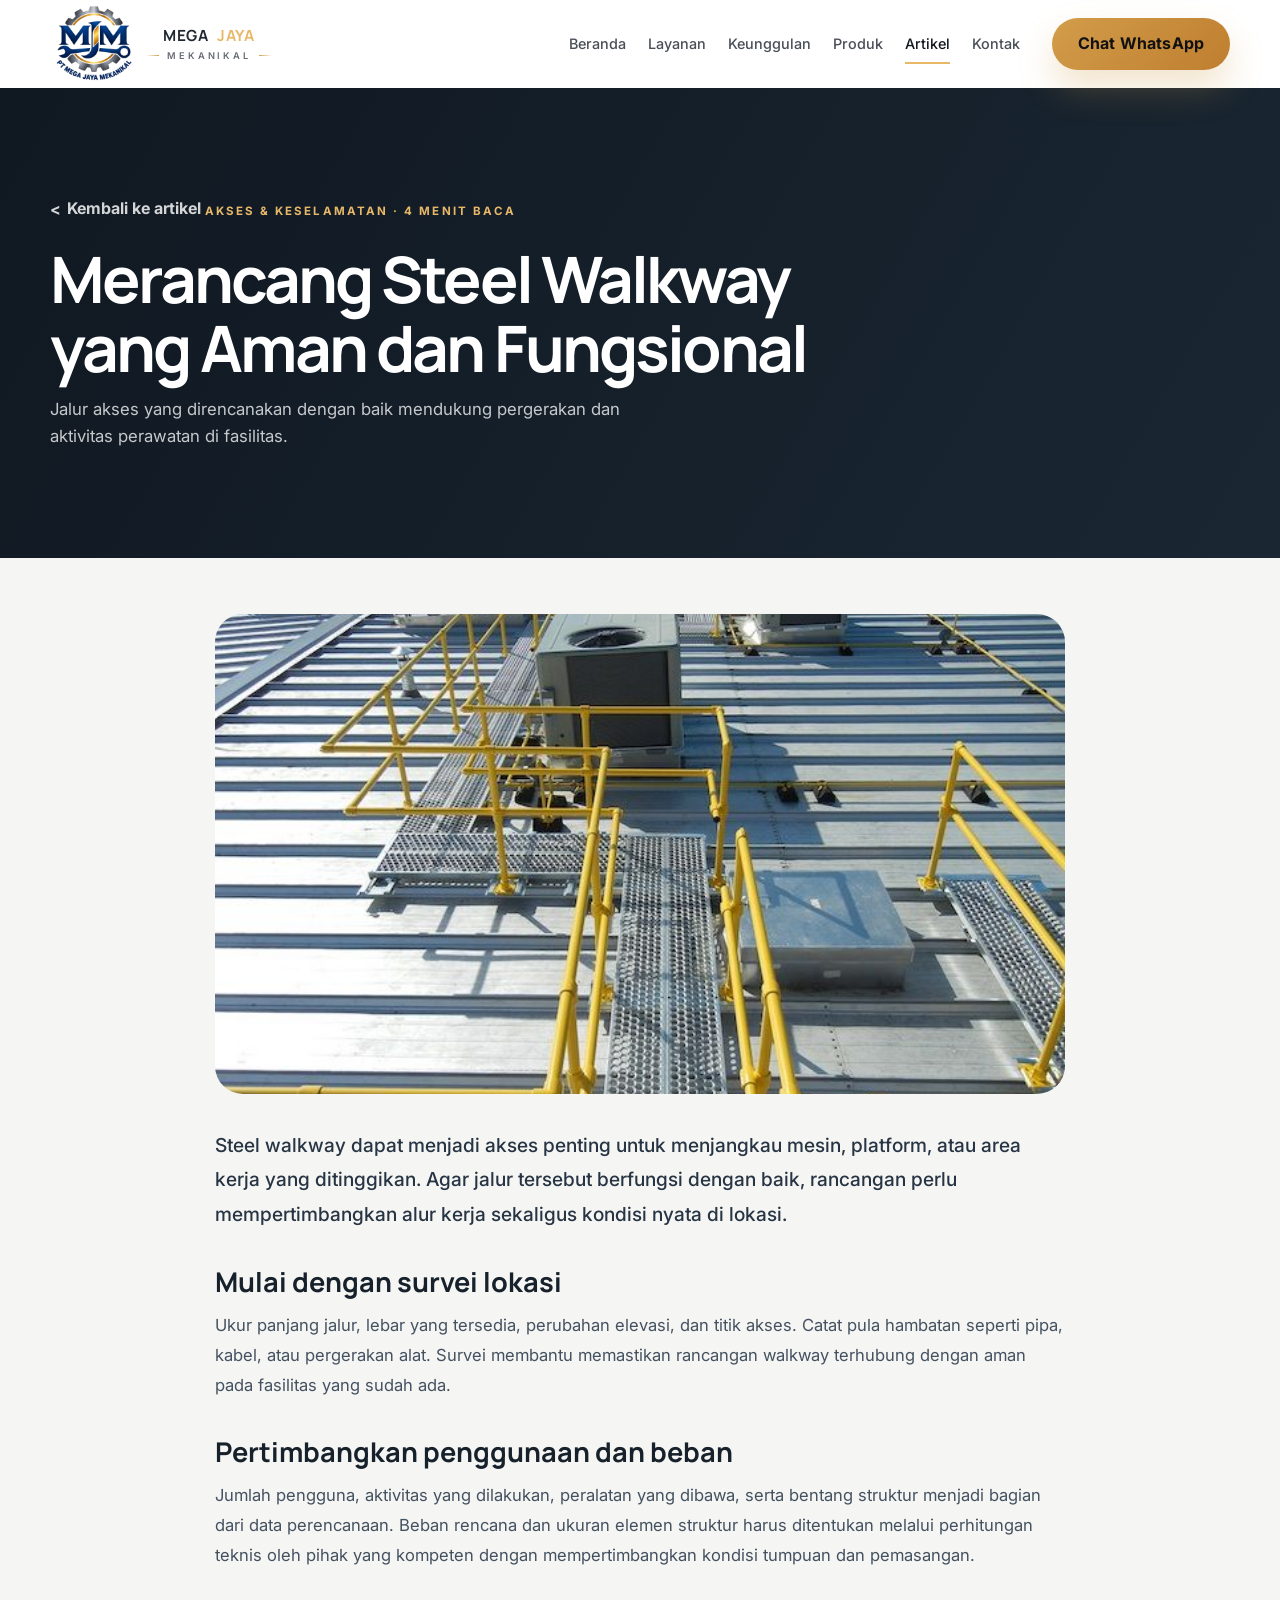
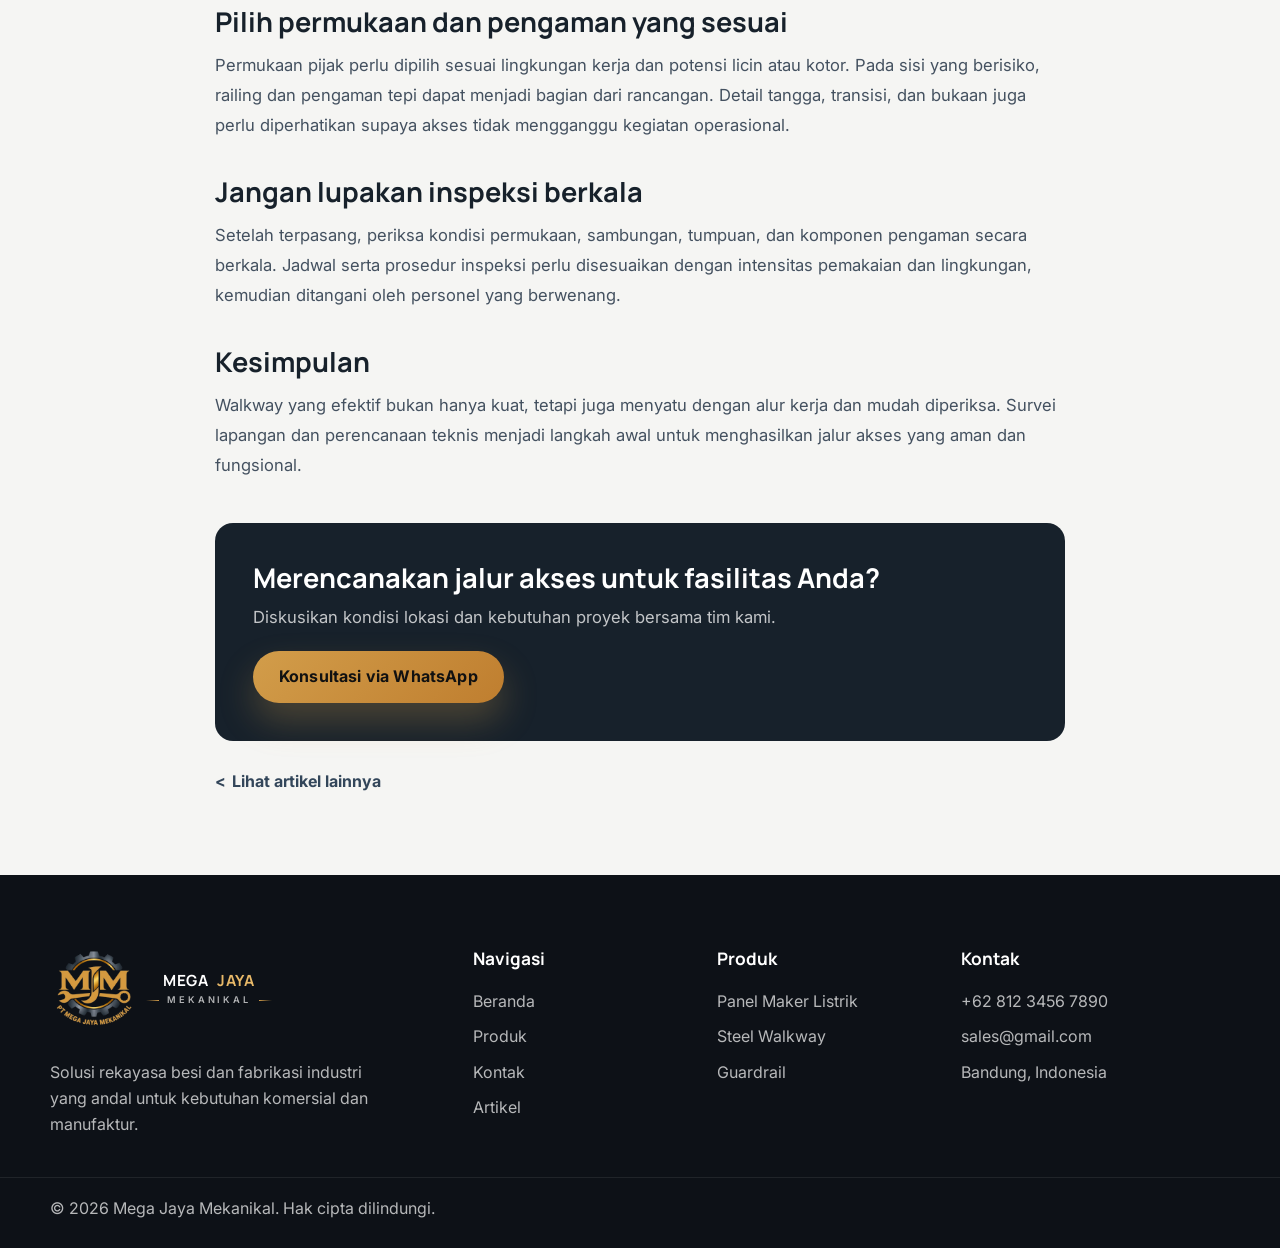
<file: pages/artikel/steel-walkway-aman.html>
<!DOCTYPE html>
<html lang="id">
  <head>
    <meta charset="UTF-8" />
    <meta name="viewport" content="width=device-width, initial-scale=1.0" />
    <title>Merancang Steel Walkway yang Aman | Mega Jaya Mekanikal</title>
    <meta name="description" content="Hal yang perlu diperhatikan saat merencanakan steel walkway: kondisi lokasi, permukaan, struktur, akses, dan perawatan." />
    <link rel="icon" type="image/png" href="../../assets/images/mjm.png" />
    <link rel="preconnect" href="https://fonts.googleapis.com" />
    <link rel="preconnect" href="https://fonts.gstatic.com" crossorigin />
    <link href="https://fonts.googleapis.com/css2?family=Inter:wght@400;500;600;700;800;900&family=Manrope:wght@400;500;600;700;800&display=swap" rel="stylesheet" />
    <link rel="stylesheet" href="../../css/style.css" />
  </head>
  <body class="inner-page">
    <header class="site-header">
      <nav class="navbar container" aria-label="Navigasi utama">
        <a href="../../index.html#home" class="brand" aria-label="Beranda Mega Jaya Mekanikal"><img class="brand-logo" src="../../assets/images/mjm.png" alt="" /><span class="brand-text"><strong>Mega <span>Jaya</span></strong><small>MEKANIKAL</small></span></a>
        <button class="nav-toggle" aria-label="Buka menu" aria-expanded="false"><span></span><span></span><span></span></button>
        <div class="nav-menu" id="navMenu">
          <a class="nav-link" href="../../index.html">Beranda</a><a class="nav-link" href="../../index.html#services">Layanan</a><a class="nav-link" href="../../index.html#why-us">Keunggulan</a><a class="nav-link" href="../produk/index.html">Produk</a><a class="nav-link active" href="index.html" aria-current="page">Artikel</a><a class="nav-link" href="../kontak/index.html">Kontak</a>
          <a class="btn btn-primary nav-cta" href="https://wa.me/6281234567890" target="_blank" rel="noopener">Chat WhatsApp</a>
        </div>
      </nav>
    </header>
    <main>
      <section class="page-banner">
        <div class="container">
          <a class="article-back-link" href="index.html"><span class="link-arrow" aria-hidden="true">&lt;</span> Kembali ke artikel</a>
          <span class="eyebrow">Akses &amp; Keselamatan · 4 menit baca</span>
          <h1>Merancang Steel Walkway yang Aman dan Fungsional</h1>
          <p>Jalur akses yang direncanakan dengan baik mendukung pergerakan dan aktivitas perawatan di fasilitas.</p>
        </div>
      </section>
      <article class="article-content container">
        <img class="article-feature-image" src="../../assets/images/walkway.jpg" alt="Steel walkway di area kerja industri" />
        <p class="article-lead">Steel walkway dapat menjadi akses penting untuk menjangkau mesin, platform, atau area kerja yang ditinggikan. Agar jalur tersebut berfungsi dengan baik, rancangan perlu mempertimbangkan alur kerja sekaligus kondisi nyata di lokasi.</p>
        <h2>Mulai dengan survei lokasi</h2>
        <p>Ukur panjang jalur, lebar yang tersedia, perubahan elevasi, dan titik akses. Catat pula hambatan seperti pipa, kabel, atau pergerakan alat. Survei membantu memastikan rancangan walkway terhubung dengan aman pada fasilitas yang sudah ada.</p>
        <h2>Pertimbangkan penggunaan dan beban</h2>
        <p>Jumlah pengguna, aktivitas yang dilakukan, peralatan yang dibawa, serta bentang struktur menjadi bagian dari data perencanaan. Beban rencana dan ukuran elemen struktur harus ditentukan melalui perhitungan teknis oleh pihak yang kompeten dengan mempertimbangkan kondisi tumpuan dan pemasangan.</p>
        <h2>Pilih permukaan dan pengaman yang sesuai</h2>
        <p>Permukaan pijak perlu dipilih sesuai lingkungan kerja dan potensi licin atau kotor. Pada sisi yang berisiko, railing dan pengaman tepi dapat menjadi bagian dari rancangan. Detail tangga, transisi, dan bukaan juga perlu diperhatikan supaya akses tidak mengganggu kegiatan operasional.</p>
        <h2>Jangan lupakan inspeksi berkala</h2>
        <p>Setelah terpasang, periksa kondisi permukaan, sambungan, tumpuan, dan komponen pengaman secara berkala. Jadwal serta prosedur inspeksi perlu disesuaikan dengan intensitas pemakaian dan lingkungan, kemudian ditangani oleh personel yang berwenang.</p>
        <h2>Kesimpulan</h2>
        <p>Walkway yang efektif bukan hanya kuat, tetapi juga menyatu dengan alur kerja dan mudah diperiksa. Survei lapangan dan perencanaan teknis menjadi langkah awal untuk menghasilkan jalur akses yang aman dan fungsional.</p>
        <div class="article-cta">
          <h2>Merencanakan jalur akses untuk fasilitas Anda?</h2>
          <p>Diskusikan kondisi lokasi dan kebutuhan proyek bersama tim kami.</p>
          <a class="btn btn-primary" href="https://wa.me/6281234567890" target="_blank" rel="noopener">Konsultasi via WhatsApp</a>
        </div>
        <a class="article-back-link article-bottom-link" href="index.html"><span class="link-arrow" aria-hidden="true">&lt;</span> Lihat artikel lainnya</a>
      </article>
    </main>
    <footer class="site-footer"><div class="container footer-grid">
      <div class="footer-brand"><a href="../../index.html#home" class="brand" aria-label="Beranda Mega Jaya Mekanikal"><img class="brand-logo" src="../../assets/images/logo.png" alt="" /><span class="brand-text"><strong>Mega <span>Jaya</span></strong><small>MEKANIKAL</small></span></a><p>Solusi rekayasa besi dan fabrikasi industri yang andal untuk kebutuhan komersial dan manufaktur.</p></div>
      <div><h3>Navigasi</h3><ul><li><a href="../../index.html">Beranda</a></li><li><a href="../produk/index.html">Produk</a></li><li><a href="../kontak/index.html">Kontak</a></li><li><a href="index.html">Artikel</a></li></ul></div>
      <div><h3>Produk</h3><ul><li><a href="../produk/panel-maker-detail.html">Panel Maker Listrik</a></li><li><a href="../produk/steel-walkway-detail.html">Steel Walkway</a></li><li><a href="../produk/guardrail-detail.html">Guardrail</a></li></ul></div>
      <div><h3>Kontak</h3><ul><li><a href="https://wa.me/6281234567890" target="_blank" rel="noopener">+62 812 3456 7890</a></li><li><a href="mailto:sales@gmail.com">sales@gmail.com</a></li><li>Bandung, Indonesia</li></ul></div>
    </div><div class="footer-bottom"><div class="container"><p>© <span id="currentYear"></span> Mega Jaya Mekanikal. Hak cipta dilindungi.</p></div></div></footer>
    <button class="back-to-top" type="button" aria-label="Kembali ke atas">
      <svg aria-hidden="true" viewBox="0 0 24 24"><path d="M12 19V5m-6 6 6-6 6 6" /></svg>
    </button>
    <script src="../../js/script.js"></script>
  </body>
</html>
</file>
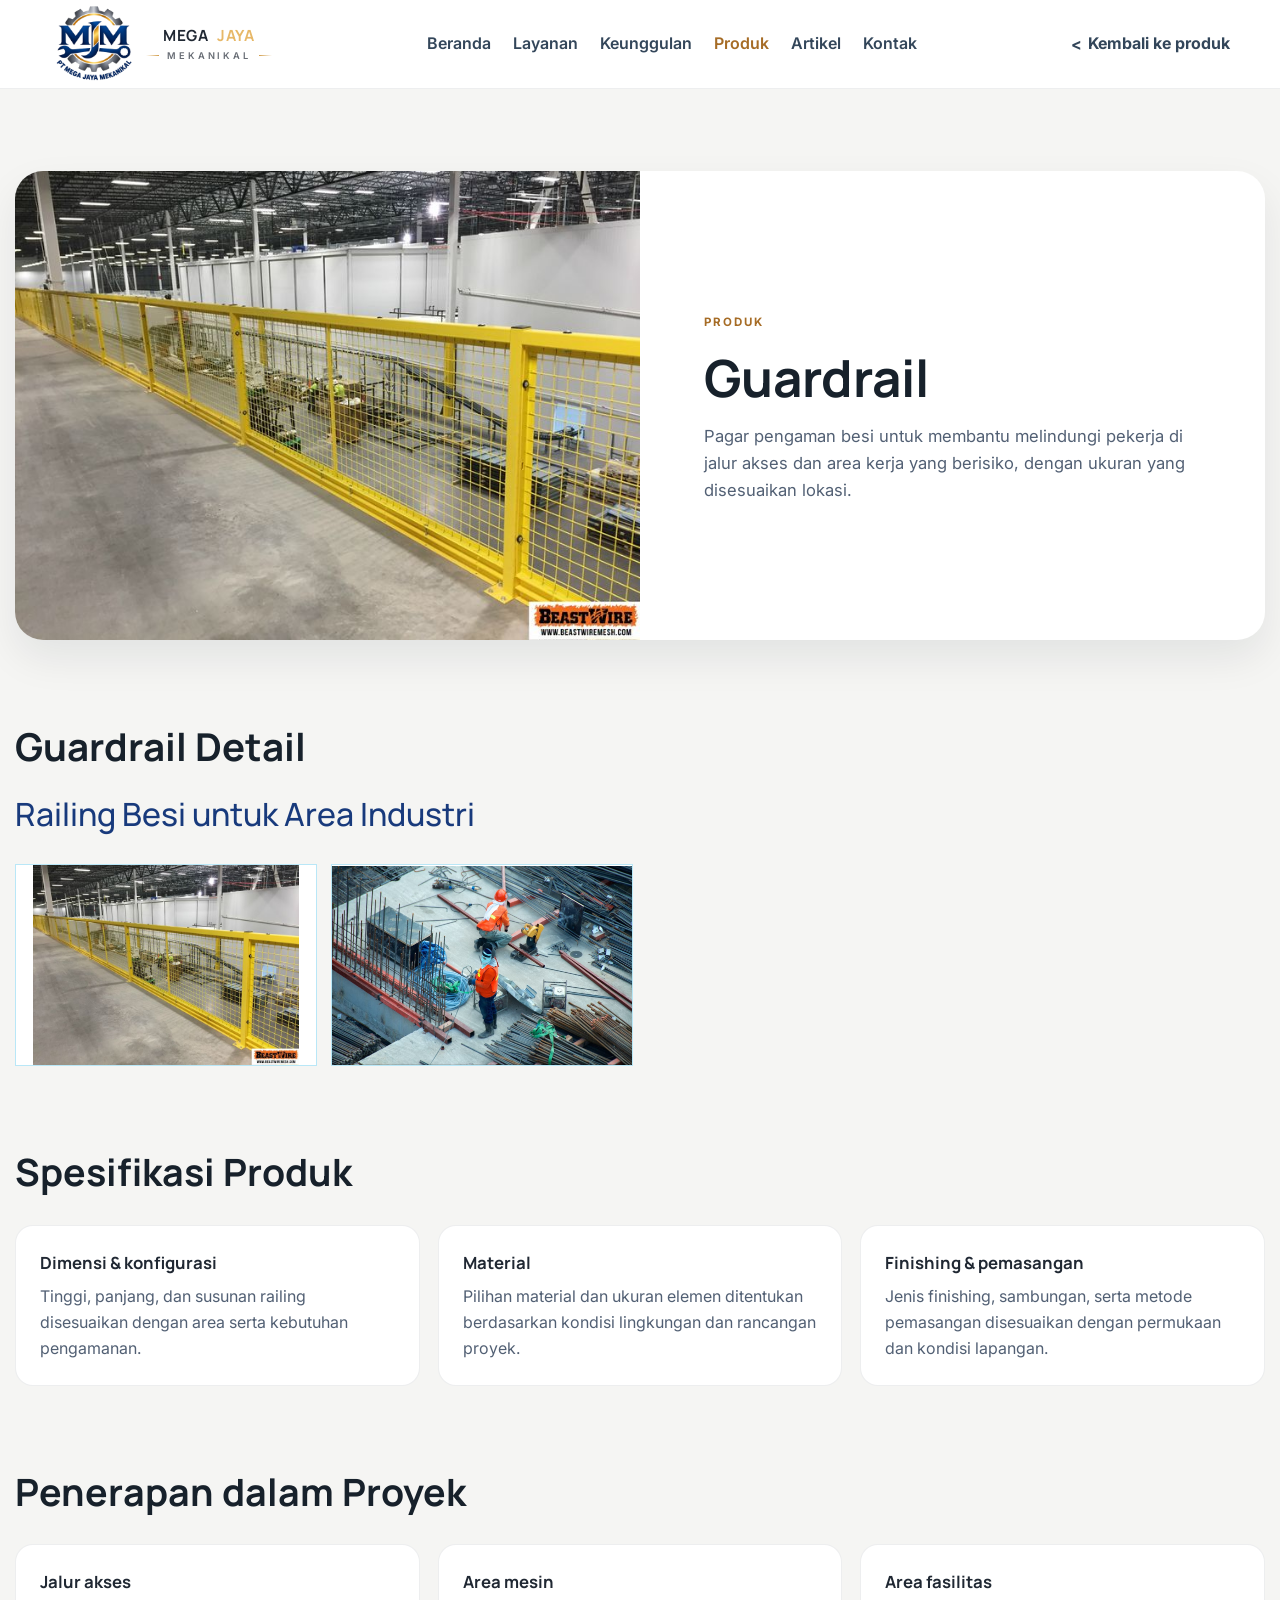
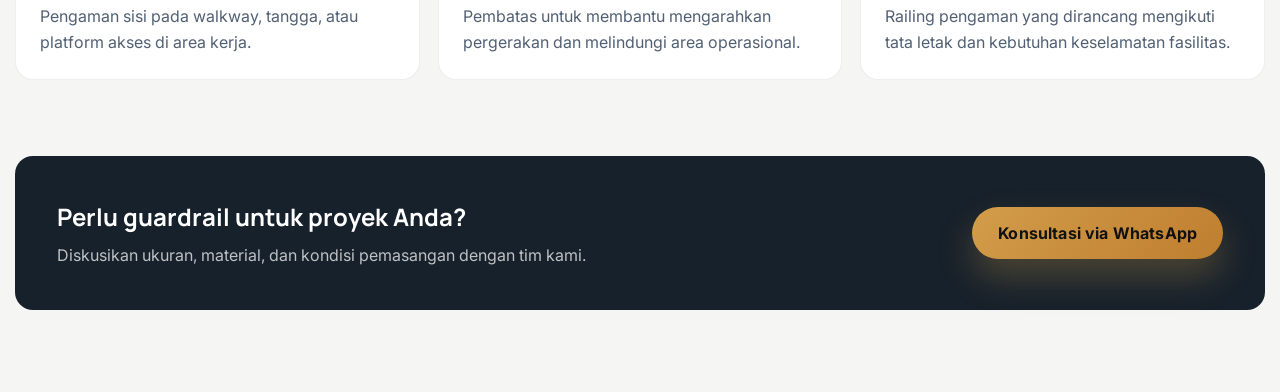
<file: pages/produk/guardrail-detail.html>
<!DOCTYPE html>
<html lang="id">
  <head>
    <meta charset="UTF-8" />
    <meta name="viewport" content="width=device-width, initial-scale=1.0" />
    <title>Guardrail | Mega Jaya Mekanikal</title>
    <meta name="description" content="Informasi produk Guardrail dari Mega Jaya Mekanikal, termasuk spesifikasi dan penerapan proyek." />
    <link rel="icon" type="image/png" href="../../assets/images/mjm.png" />
    <link rel="preconnect" href="https://fonts.googleapis.com" />
    <link rel="preconnect" href="https://fonts.gstatic.com" crossorigin />
    <link href="https://fonts.googleapis.com/css2?family=Inter:wght@400;500;600;700;800;900&family=Manrope:wght@400;500;600;700;800&display=swap" rel="stylesheet" />
    <link rel="stylesheet" href="../../css/style.css" />
  </head>
  <body class="product-page">
    <header class="product-page-header">
      <nav class="product-page-nav container" aria-label="Navigasi halaman produk">
        <a href="../../index.html#home" class="brand" aria-label="Beranda Mega Jaya Mekanikal">
          <img class="brand-logo" src="../../assets/images/mjm.png" alt="" />
          <span class="brand-text"><strong>Mega <span>Jaya</span></strong><small>MEKANIKAL</small></span>
        </a>
        <div class="product-page-nav-links">
          <a href="../../index.html">Beranda</a>
          <a href="../../index.html#services">Layanan</a>
          <a href="../../index.html#why-us">Keunggulan</a>
          <a href="index.html" aria-current="page">Produk</a>
          <a href="../artikel/index.html">Artikel</a>
          <a href="../kontak/index.html">Kontak</a>
        </div>
        <a class="product-page-back" href="index.html"><span class="link-arrow" aria-hidden="true">&lt;</span> Kembali ke produk</a>
      </nav>
    </header>
    <main class="product-page-main">
      <section class="product-detail-hero">
        <img src="../../assets/images/guardrail.jpg" alt="Guardrail besi" />
        <div class="product-detail-copy">
          <span class="eyebrow">Produk</span>
          <h1>Guardrail</h1>
          <p>Pagar pengaman besi untuk membantu melindungi pekerja di jalur akses dan area kerja yang berisiko, dengan ukuran yang disesuaikan lokasi.</p>
        </div>
      </section>
      <section class="product-page-section product-gallery-section">
        <h2 class="product-gallery-title">Guardrail Detail</h2>
        <h3 class="product-gallery-subtitle">Railing Besi untuk Area Industri</h3>
        <div class="product-gallery" data-product-gallery aria-label="Galeri foto Guardrail">
          <button class="product-gallery-item" type="button" data-gallery-index="0" aria-label="Perbesar foto guardrail area industri">
            <img src="../../assets/images/guardrail.jpg" alt="Guardrail pada area industri" />
          </button>
          <button class="product-gallery-item" type="button" data-gallery-index="1" aria-label="Perbesar foto pembatas pengaman fasilitas">
            <img src="../../assets/images/head.jpg" alt="Pembatas pengaman di area fasilitas" />
          </button>
        </div>
      </section>
      <section class="product-page-section">
        <h2>Spesifikasi Produk</h2>
        <div class="product-spec-grid">
          <article class="product-spec"><h3>Dimensi &amp; konfigurasi</h3><p>Tinggi, panjang, dan susunan railing disesuaikan dengan area serta kebutuhan pengamanan.</p></article>
          <article class="product-spec"><h3>Material</h3><p>Pilihan material dan ukuran elemen ditentukan berdasarkan kondisi lingkungan dan rancangan proyek.</p></article>
          <article class="product-spec"><h3>Finishing &amp; pemasangan</h3><p>Jenis finishing, sambungan, serta metode pemasangan disesuaikan dengan permukaan dan kondisi lapangan.</p></article>
        </div>
      </section>
      <section class="product-page-section">
        <h2>Penerapan dalam Proyek</h2>
        <div class="product-project-grid">
          <article class="product-project"><h3>Jalur akses</h3><p>Pengaman sisi pada walkway, tangga, atau platform akses di area kerja.</p></article>
          <article class="product-project"><h3>Area mesin</h3><p>Pembatas untuk membantu mengarahkan pergerakan dan melindungi area operasional.</p></article>
          <article class="product-project"><h3>Area fasilitas</h3><p>Railing pengaman yang dirancang mengikuti tata letak dan kebutuhan keselamatan fasilitas.</p></article>
        </div>
      </section>
      <section class="product-page-cta">
        <div><h2>Perlu guardrail untuk proyek Anda?</h2><p>Diskusikan ukuran, material, dan kondisi pemasangan dengan tim kami.</p></div>
        <a class="btn btn-primary" href="https://wa.me/6281234567890" target="_blank" rel="noopener">Konsultasi via WhatsApp</a>
      </section>
    </main>
    <dialog class="product-lightbox" aria-label="Galeri foto produk">
      <div class="product-lightbox-toolbar">
        <p class="product-lightbox-count" aria-live="polite"></p>
        <button class="product-lightbox-control product-lightbox-close" type="button" aria-label="Tutup galeri">
          <svg aria-hidden="true" viewBox="0 0 24 24"><path d="m6 6 12 12M18 6 6 18" /></svg>
        </button>
      </div>
      <div class="product-lightbox-stage">
        <button class="product-lightbox-control product-lightbox-nav product-lightbox-prev" type="button" aria-label="Foto sebelumnya">
          <span aria-hidden="true">&lt;</span>
        </button>
        <img class="product-lightbox-image" alt="" />
        <button class="product-lightbox-control product-lightbox-nav product-lightbox-next" type="button" aria-label="Foto berikutnya">
          <span aria-hidden="true">&gt;</span>
        </button>
      </div>
    </dialog>
    <script src="../../js/script.js"></script>
  </body>
</html>
</file>
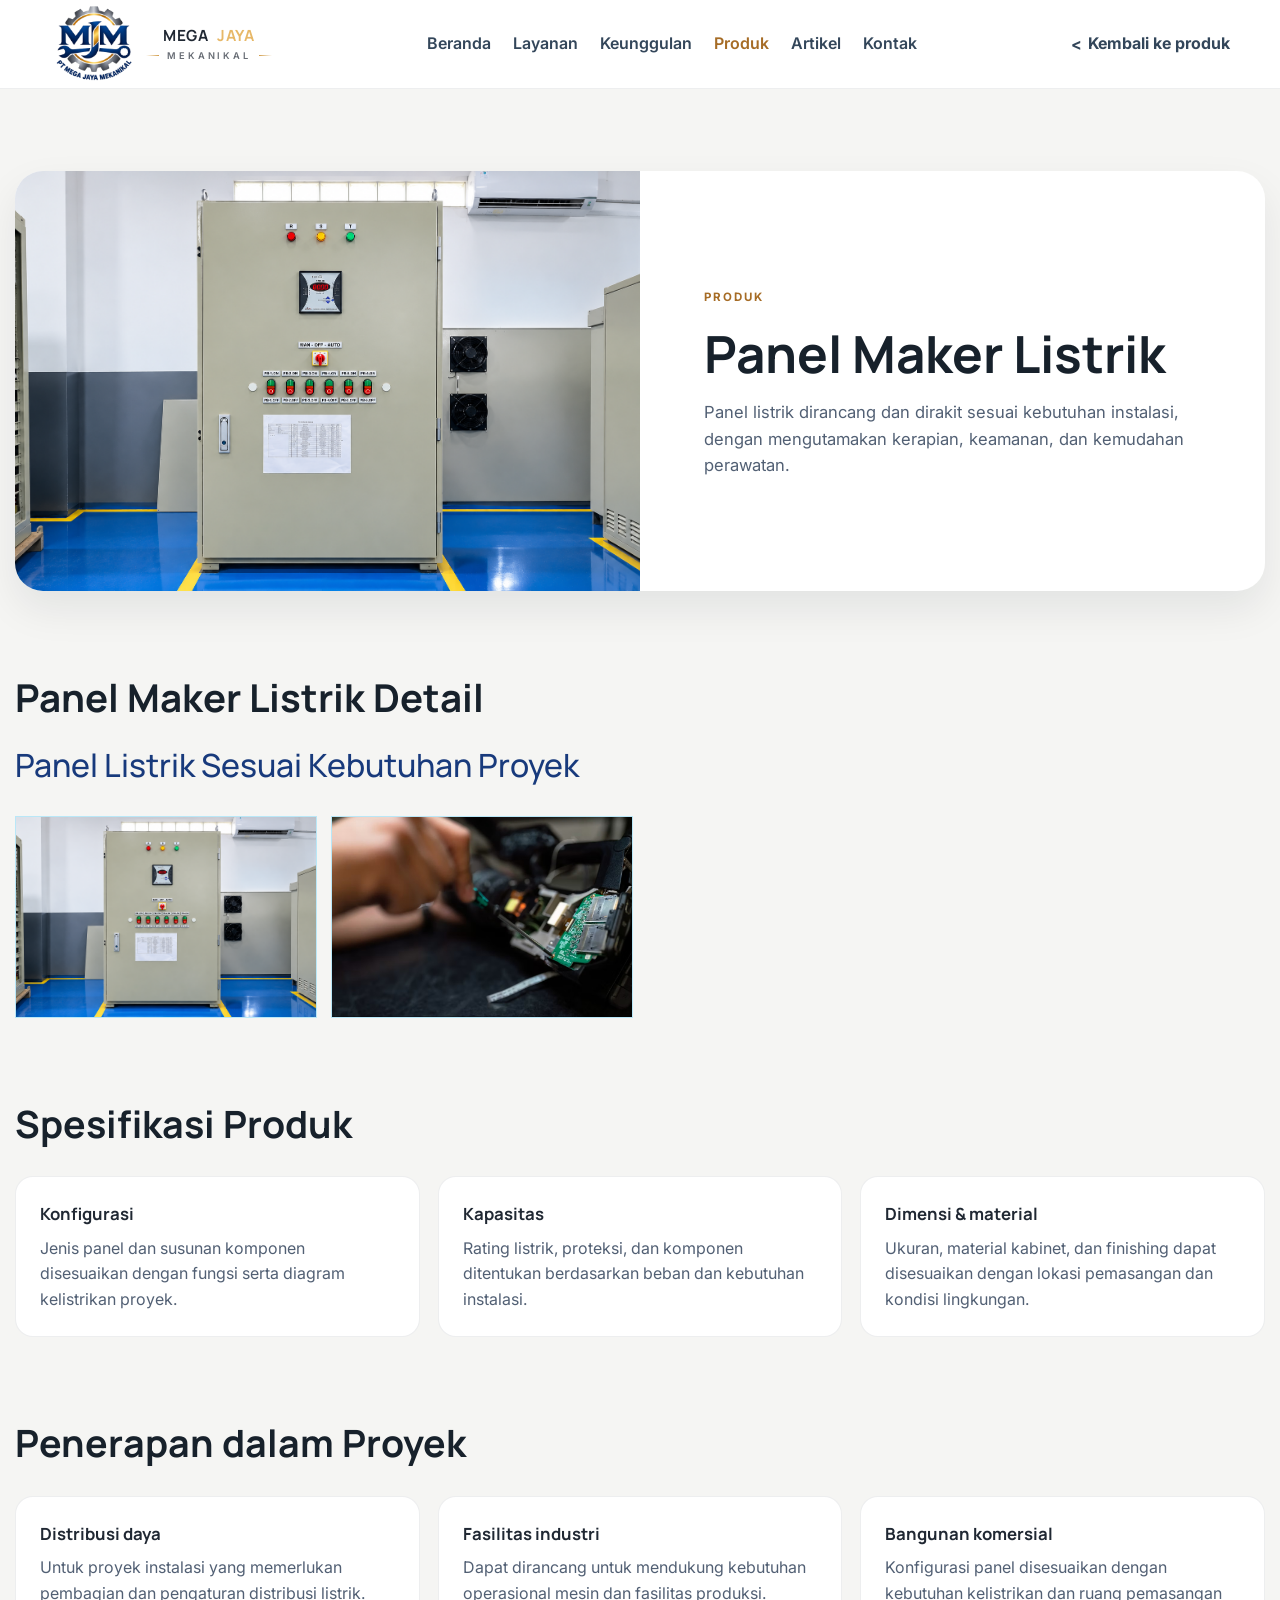
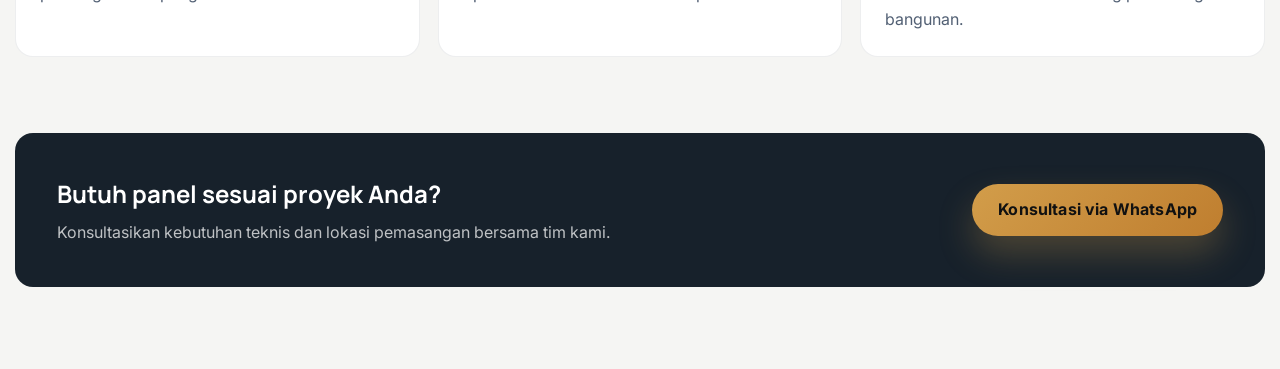
<file: pages/produk/panel-maker-detail.html>
<!DOCTYPE html>
<html lang="id">
  <head>
    <meta charset="UTF-8" />
    <meta name="viewport" content="width=device-width, initial-scale=1.0" />
    <title>Panel Maker Listrik | Mega Jaya Mekanikal</title>
    <meta name="description" content="Informasi produk Panel Maker Listrik dari Mega Jaya Mekanikal, termasuk spesifikasi dan penerapan proyek." />
    <link rel="icon" type="image/png" href="../../assets/images/mjm.png" />
    <link rel="preconnect" href="https://fonts.googleapis.com" />
    <link rel="preconnect" href="https://fonts.gstatic.com" crossorigin />
    <link href="https://fonts.googleapis.com/css2?family=Inter:wght@400;500;600;700;800;900&family=Manrope:wght@400;500;600;700;800&display=swap" rel="stylesheet" />
    <link rel="stylesheet" href="../../css/style.css" />
  </head>
  <body class="product-page">
    <header class="product-page-header">
      <nav class="product-page-nav container" aria-label="Navigasi halaman produk">
        <a href="../../index.html#home" class="brand" aria-label="Beranda Mega Jaya Mekanikal">
          <img class="brand-logo" src="../../assets/images/mjm.png" alt="" />
          <span class="brand-text"><strong>Mega <span>Jaya</span></strong><small>MEKANIKAL</small></span>
        </a>
        <div class="product-page-nav-links">
          <a href="../../index.html">Beranda</a>
          <a href="../../index.html#services">Layanan</a>
          <a href="../../index.html#why-us">Keunggulan</a>
          <a href="index.html" aria-current="page">Produk</a>
          <a href="../artikel/index.html">Artikel</a>
          <a href="../kontak/index.html">Kontak</a>
        </div>
        <a class="product-page-back" href="index.html"><span class="link-arrow" aria-hidden="true">&lt;</span> Kembali ke produk</a>
      </nav>
    </header>
    <main class="product-page-main">
      <section class="product-detail-hero">
        <img src="../../assets/images/panel.png" alt="Panel Maker Listrik" />
        <div class="product-detail-copy">
          <span class="eyebrow">Produk</span>
          <h1>Panel Maker Listrik</h1>
          <p>Panel listrik dirancang dan dirakit sesuai kebutuhan instalasi, dengan mengutamakan kerapian, keamanan, dan kemudahan perawatan.</p>
        </div>
      </section>
      <section class="product-page-section product-gallery-section">
        <h2 class="product-gallery-title">Panel Maker Listrik Detail</h2>
        <h3 class="product-gallery-subtitle">Panel Listrik Sesuai Kebutuhan Proyek</h3>
        <div class="product-gallery" data-product-gallery aria-label="Galeri foto Panel Maker Listrik">
          <button class="product-gallery-item" type="button" data-gallery-index="0" aria-label="Perbesar foto panel maker listrik">
            <img src="../../assets/images/panel.png" alt="Panel maker listrik tampak depan" />
          </button>
          <button class="product-gallery-item" type="button" data-gallery-index="1" aria-label="Perbesar foto pemeriksaan komponen kelistrikan">
            <img src="../../assets/images/about.jpg" alt="Pemeriksaan komponen kelistrikan" />
          </button>
        </div>
      </section>
      <section class="product-page-section">
        <h2>Spesifikasi Produk</h2>
        <div class="product-spec-grid">
          <article class="product-spec"><h3>Konfigurasi</h3><p>Jenis panel dan susunan komponen disesuaikan dengan fungsi serta diagram kelistrikan proyek.</p></article>
          <article class="product-spec"><h3>Kapasitas</h3><p>Rating listrik, proteksi, dan komponen ditentukan berdasarkan beban dan kebutuhan instalasi.</p></article>
          <article class="product-spec"><h3>Dimensi &amp; material</h3><p>Ukuran, material kabinet, dan finishing dapat disesuaikan dengan lokasi pemasangan dan kondisi lingkungan.</p></article>
        </div>
      </section>
      <section class="product-page-section">
        <h2>Penerapan dalam Proyek</h2>
        <div class="product-project-grid">
          <article class="product-project"><h3>Distribusi daya</h3><p>Untuk proyek instalasi yang memerlukan pembagian dan pengaturan distribusi listrik.</p></article>
          <article class="product-project"><h3>Fasilitas industri</h3><p>Dapat dirancang untuk mendukung kebutuhan operasional mesin dan fasilitas produksi.</p></article>
          <article class="product-project"><h3>Bangunan komersial</h3><p>Konfigurasi panel disesuaikan dengan kebutuhan kelistrikan dan ruang pemasangan bangunan.</p></article>
        </div>
      </section>
      <section class="product-page-cta">
        <div><h2>Butuh panel sesuai proyek Anda?</h2><p>Konsultasikan kebutuhan teknis dan lokasi pemasangan bersama tim kami.</p></div>
        <a class="btn btn-primary" href="https://wa.me/6281234567890" target="_blank" rel="noopener">Konsultasi via WhatsApp</a>
      </section>
    </main>
    <dialog class="product-lightbox" aria-label="Galeri foto produk">
      <div class="product-lightbox-toolbar">
        <p class="product-lightbox-count" aria-live="polite"></p>
        <button class="product-lightbox-control product-lightbox-close" type="button" aria-label="Tutup galeri">
          <svg aria-hidden="true" viewBox="0 0 24 24"><path d="m6 6 12 12M18 6 6 18" /></svg>
        </button>
      </div>
      <div class="product-lightbox-stage">
        <button class="product-lightbox-control product-lightbox-nav product-lightbox-prev" type="button" aria-label="Foto sebelumnya">
          <span aria-hidden="true">&lt;</span>
        </button>
        <img class="product-lightbox-image" alt="" />
        <button class="product-lightbox-control product-lightbox-nav product-lightbox-next" type="button" aria-label="Foto berikutnya">
          <span aria-hidden="true">&gt;</span>
        </button>
      </div>
    </dialog>
    <script src="../../js/script.js"></script>
  </body>
</html>
</file>
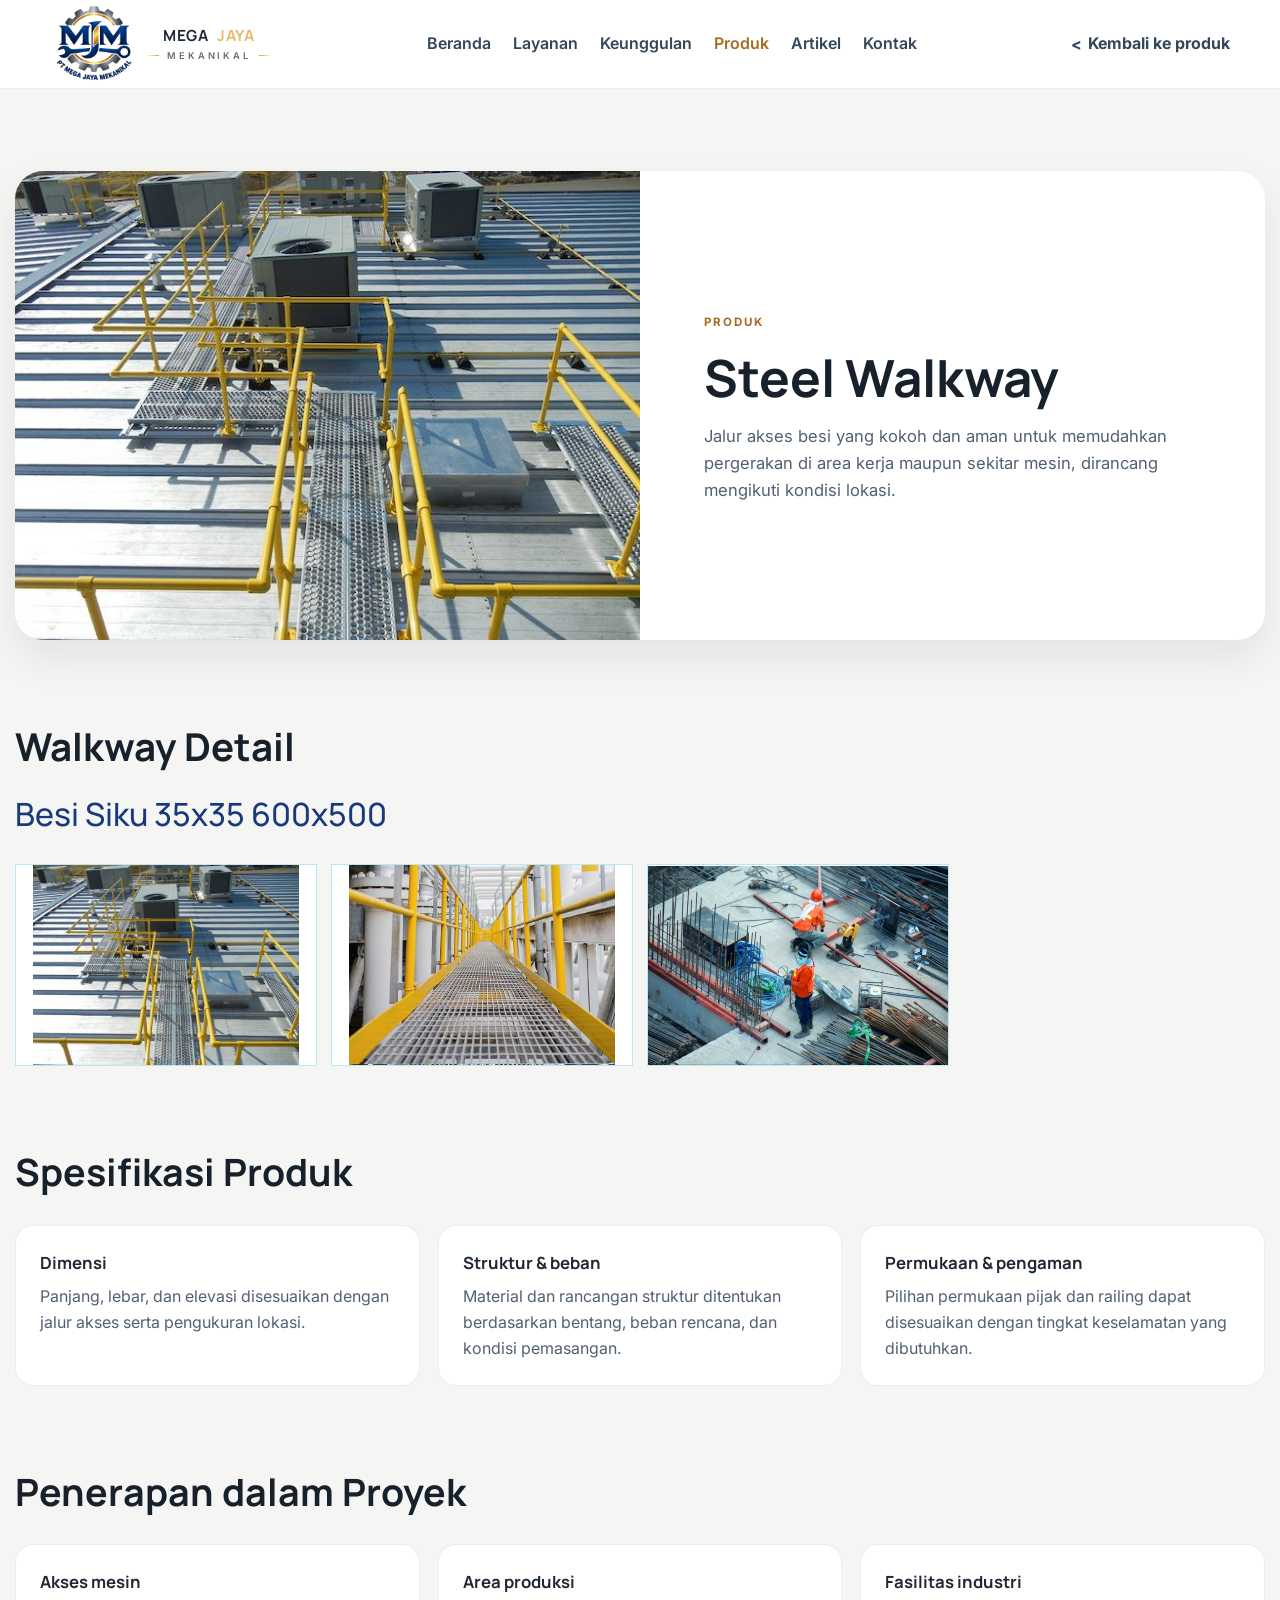
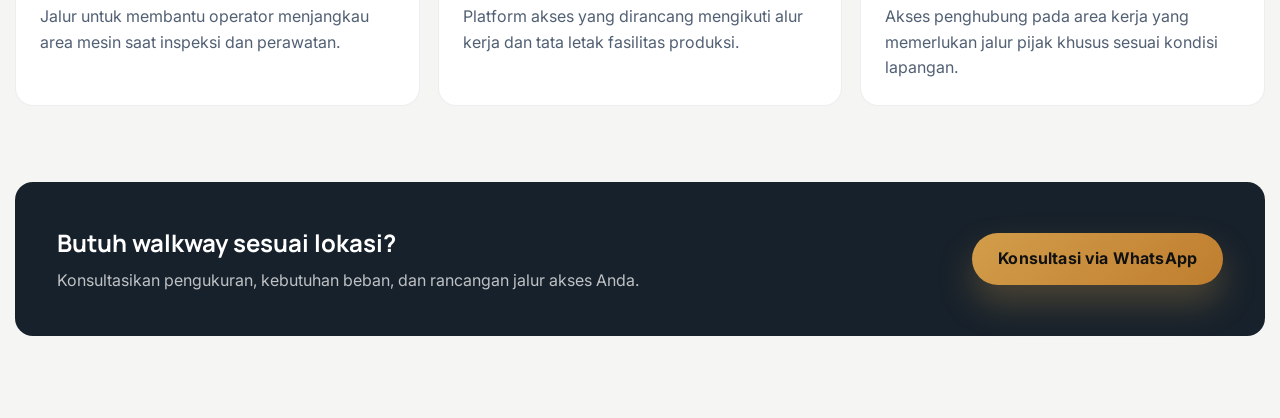
<file: pages/produk/steel-walkway-detail.html>
<!DOCTYPE html>
<html lang="id">
  <head>
    <meta charset="UTF-8" />
    <meta name="viewport" content="width=device-width, initial-scale=1.0" />
    <title>Steel Walkway | Mega Jaya Mekanikal</title>
    <meta name="description" content="Informasi produk Steel Walkway dari Mega Jaya Mekanikal, termasuk spesifikasi dan penerapan proyek." />
    <link rel="icon" type="image/png" href="../../assets/images/mjm.png" />
    <link rel="preconnect" href="https://fonts.googleapis.com" />
    <link rel="preconnect" href="https://fonts.gstatic.com" crossorigin />
    <link href="https://fonts.googleapis.com/css2?family=Inter:wght@400;500;600;700;800;900&family=Manrope:wght@400;500;600;700;800&display=swap" rel="stylesheet" />
    <link rel="stylesheet" href="../../css/style.css" />
  </head>
  <body class="product-page">
    <header class="product-page-header">
      <nav class="product-page-nav container" aria-label="Navigasi halaman produk">
        <a href="../../index.html#home" class="brand" aria-label="Beranda Mega Jaya Mekanikal">
          <img class="brand-logo" src="../../assets/images/mjm.png" alt="" />
          <span class="brand-text"><strong>Mega <span>Jaya</span></strong><small>MEKANIKAL</small></span>
        </a>
        <div class="product-page-nav-links">
          <a href="../../index.html">Beranda</a>
          <a href="../../index.html#services">Layanan</a>
          <a href="../../index.html#why-us">Keunggulan</a>
          <a href="index.html" aria-current="page">Produk</a>
          <a href="../artikel/index.html">Artikel</a>
          <a href="../kontak/index.html">Kontak</a>
        </div>
        <a class="product-page-back" href="index.html"><span class="link-arrow" aria-hidden="true">&lt;</span> Kembali ke produk</a>
      </nav>
    </header>
    <main class="product-page-main">
      <section class="product-detail-hero">
        <img src="../../assets/images/walkway.jpg" alt="Steel Walkway" />
        <div class="product-detail-copy">
          <span class="eyebrow">Produk</span>
          <h1>Steel Walkway</h1>
          <p>Jalur akses besi yang kokoh dan aman untuk memudahkan pergerakan di area kerja maupun sekitar mesin, dirancang mengikuti kondisi lokasi.</p>
        </div>
      </section>
      <section class="product-page-section product-gallery-section">
        <h2 class="product-gallery-title">Walkway Detail</h2>
        <h3 class="product-gallery-subtitle">Besi Siku 35x35 600x500</h3>
        <div class="product-gallery" data-product-gallery aria-label="Galeri foto Steel Walkway">
          <button class="product-gallery-item" type="button" data-gallery-index="0" aria-label="Perbesar foto steel walkway">
            <img src="../../assets/images/walkway.jpg" alt="Permukaan steel walkway" />
          </button>
          <button class="product-gallery-item" type="button" data-gallery-index="1" aria-label="Perbesar foto walkway industri dengan railing">
            <img src="../../assets/images/download.jpg" alt="Walkway industri dengan railing pengaman" />
          </button>
          <button class="product-gallery-item" type="button" data-gallery-index="2" aria-label="Perbesar foto walkway dan railing di area fasilitas">
            <img src="../../assets/images/head.jpg" alt="Walkway dan railing di area fasilitas" />
          </button>
        </div>
      </section>
      <section class="product-page-section">
        <h2>Spesifikasi Produk</h2>
        <div class="product-spec-grid">
          <article class="product-spec"><h3>Dimensi</h3><p>Panjang, lebar, dan elevasi disesuaikan dengan jalur akses serta pengukuran lokasi.</p></article>
          <article class="product-spec"><h3>Struktur &amp; beban</h3><p>Material dan rancangan struktur ditentukan berdasarkan bentang, beban rencana, dan kondisi pemasangan.</p></article>
          <article class="product-spec"><h3>Permukaan &amp; pengaman</h3><p>Pilihan permukaan pijak dan railing dapat disesuaikan dengan tingkat keselamatan yang dibutuhkan.</p></article>
        </div>
      </section>
      <section class="product-page-section">
        <h2>Penerapan dalam Proyek</h2>
        <div class="product-project-grid">
          <article class="product-project"><h3>Akses mesin</h3><p>Jalur untuk membantu operator menjangkau area mesin saat inspeksi dan perawatan.</p></article>
          <article class="product-project"><h3>Area produksi</h3><p>Platform akses yang dirancang mengikuti alur kerja dan tata letak fasilitas produksi.</p></article>
          <article class="product-project"><h3>Fasilitas industri</h3><p>Akses penghubung pada area kerja yang memerlukan jalur pijak khusus sesuai kondisi lapangan.</p></article>
        </div>
      </section>
      <section class="product-page-cta">
        <div><h2>Butuh walkway sesuai lokasi?</h2><p>Konsultasikan pengukuran, kebutuhan beban, dan rancangan jalur akses Anda.</p></div>
        <a class="btn btn-primary" href="https://wa.me/6281234567890" target="_blank" rel="noopener">Konsultasi via WhatsApp</a>
      </section>
    </main>
    <dialog class="product-lightbox" aria-label="Galeri foto produk">
      <div class="product-lightbox-toolbar">
        <p class="product-lightbox-count" aria-live="polite"></p>
        <button class="product-lightbox-control product-lightbox-close" type="button" aria-label="Tutup galeri">
          <svg aria-hidden="true" viewBox="0 0 24 24"><path d="m6 6 12 12M18 6 6 18" /></svg>
        </button>
      </div>
      <div class="product-lightbox-stage">
        <button class="product-lightbox-control product-lightbox-nav product-lightbox-prev" type="button" aria-label="Foto sebelumnya">
          <span aria-hidden="true">&lt;</span>
        </button>
        <img class="product-lightbox-image" alt="" />
        <button class="product-lightbox-control product-lightbox-nav product-lightbox-next" type="button" aria-label="Foto berikutnya">
          <span aria-hidden="true">&gt;</span>
        </button>
      </div>
    </dialog>
    <script src="../../js/script.js"></script>
  </body>
</html>
</file>
<file: css/style.css>
:root {
  --bg: #0d1117;
  --bg-soft: #121923;
  --panel: #171d2a;
  --panel-alt: #1d2733;
  --card: rgba(255, 255, 255, 0.04);
  --text: #edf2f7;
  --muted: #afbcc9;
  --stroke: rgba(255, 255, 255, 0.1);
  --primary: #d29d4a;
  --primary-strong: #e7b868;
  --secondary: #7ea2c2;
  --success: #7ac7a1;
  --shadow: 0 24px 60px rgba(0, 0, 0, 0.34);
  --radius-lg: 28px;
  --radius-md: 18px;
  --radius-sm: 12px;
  --container: min(1180px, calc(100% - 40px));
  --transition: 0.35s ease;
  --section-space: clamp(80px, 10vw, 140px);
  --heading: "Manrope", "Inter", sans-serif;
  --body: "Inter", sans-serif;
}

* {
  box-sizing: border-box;
  margin: 0;
  padding: 0;
}

html {
  scroll-behavior: smooth;
}

body {
  font-family: var(--body);
  background: black;
  color: var(--bg);
  line-height: 1.6;
}

img {
  display: block;
  width: 100%;
}

a {
  color: inherit;
  text-decoration: none;
}

button,
input,
textarea {
  font: inherit;
}

button {
  cursor: pointer;
  border: none;
  background: none;
}

.container {
  width: var(--container);
  margin: 0 auto;
}

.section {
  padding: var(--section-space) 0;
}

.eyebrow {
  display: inline-flex;
  align-items: center;
  font-size: 0.72rem;
  letter-spacing: 0.18em;
  text-transform: uppercase;
  color: var(--primary-strong);
  font-weight: 700;
  margin-bottom: 18px;
}

.eyebrow-dark {
  color: var(--primary);
}

.section-heading {
  max-width: 700px;
  margin-bottom: 48px;
}

.section-heading h2 {
  font-family: var(--heading);
  font-size: clamp(2.2rem, 4vw, 3.4rem);
  line-height: 1.08;
  color: var(--bg);
  letter-spacing: -0.04em;
}

.inner-page {
  min-height: 100vh;
  background: #f5f5f3;
}

.page-banner {
  padding: clamp(64px, 9vw, 108px) 0;
  background: linear-gradient(120deg, #101821, #1a2733);
  color: white;
}

.page-banner h1 {
  max-width: 780px;
  margin-bottom: 14px;
  font-family: var(--heading);
  font-size: clamp(2.4rem, 5vw, 4rem);
  line-height: 1.08;
  letter-spacing: -0.045em;
}

.page-banner p {
  max-width: 620px;
  color: rgba(255, 255, 255, 0.76);
  font-size: 1.05rem;
}

.article-back-link {
  display: inline-flex;
  align-items: center;
  gap: 0.35em;
  margin-bottom: 22px;
  color: rgba(255, 255, 255, 0.82);
  font-weight: 700;
}

.link-arrow {
  display: inline-flex;
  align-items: center;
  justify-content: center;
  line-height: 1;
}

.article-back-link:hover {
  color: var(--primary-strong);
}

.article-grid {
  display: grid;
  grid-template-columns: minmax(0, 900px);
  justify-content: center;
  gap: 22px;
}

.article-card {
  display: grid;
  grid-template-columns: minmax(220px, 0.8fr) minmax(0, 1.2fr);
  align-items: stretch;
  overflow: hidden;
  border: 1px solid rgba(11, 17, 21, 0.06);
  border-radius: 22px;
  background: #fff;
  box-shadow: 0 18px 40px rgba(18, 24, 32, 0.08);
  transition: transform var(--transition), box-shadow var(--transition);
}

.article-card:hover {
  transform: translateY(-6px);
  box-shadow: 0 28px 50px rgba(17, 20, 24, 0.12);
}

.article-card-image {
  display: block;
  overflow: hidden;
}

.article-card-image img {
  height: 100%;
  min-height: 230px;
  object-fit: cover;
  transition: transform var(--transition);
}

.article-card:hover .article-card-image img {
  transform: scale(1.04);
}

.article-card-body {
  padding: 24px;
}

.article-category {
  display: inline-block;
  margin-bottom: 12px;
  color: #a66c26;
  font-size: 0.76rem;
  font-weight: 800;
  letter-spacing: 0.09em;
  text-transform: uppercase;
}

.article-card-body h2 {
  margin-bottom: 12px;
  color: #17212b;
  font-family: var(--heading);
  font-size: 1.3rem;
  line-height: 1.3;
}

.article-card-body h2 a:hover {
  color: #a66c26;
}

.article-card-body p {
  margin-bottom: 18px;
  color: #526074;
}

.article-read-more {
  display: inline-flex;
  align-items: center;
  gap: 8px;
  color: #33465a;
  font-weight: 700;
}

.article-read-more:hover {
  color: #a66c26;
}

.article-read-more .link-arrow {
  transition: transform var(--transition);
}

.article-read-more:hover .link-arrow {
  transform: translateX(3px);
}

.article-content {
  max-width: 850px;
  padding-top: 56px;
  padding-bottom: 80px;
}

.article-feature-image {
  width: 100%;
  max-height: 480px;
  margin-bottom: 34px;
  border-radius: var(--radius-lg);
  object-fit: cover;
}

.article-content p {
  margin-bottom: 18px;
  color: #445160;
  font-size: 1.04rem;
  line-height: 1.8;
}

.article-content .article-lead {
  color: #273443;
  font-size: 1.2rem;
  font-weight: 500;
}

.article-content h2 {
  margin: 34px 0 12px;
  color: #17212b;
  font-family: var(--heading);
  font-size: 1.7rem;
  line-height: 1.25;
}

.article-cta {
  margin: 42px 0 28px;
  padding: clamp(24px, 4vw, 38px);
  border-radius: var(--radius-md);
  background: #17212b;
  color: white;
}

.article-cta h2 {
  margin: 0 0 8px;
  color: white;
}

.article-cta p {
  color: rgba(255, 255, 255, 0.74);
}

.article-bottom-link {
  margin-bottom: 0;
  color: #33465a;
}

.article-bottom-link:hover {
  color: #a66c26;
}

.site-header {
  position: sticky;
  top: 0;
  z-index: 1000;
  background: #fff;
  transition: background-color var(--transition), box-shadow var(--transition), backdrop-filter var(--transition);
}

.site-header.scrolled {
  background: rgba(255, 255, 255, 0.55);
  box-shadow: 0 12px 40px rgba(0, 0, 0, 0.1);
  backdrop-filter: blur(12px);
  -webkit-backdrop-filter: blur(8px);
}

.navbar {
  display: flex;
  align-items: center;
  justify-content: space-between;
  min-height: 82px;
  gap: 18px;
}

.brand {
  display: inline-flex;
  align-items: center;
  gap: 8px;
  color: #202833;
  transition: opacity var(--transition);
}

.brand:hover {
  opacity: 0.86;
}

.brand-logo {
  display: block;
  width: 88px;
  height: 88px;
  object-fit: contain;
}

.brand-text {
  display: flex;
  flex-direction: column;
  align-items: center;
  gap: 7px;
  line-height: 1;
}

.brand-text strong {
  color: #202833;
  font-family: var(--heading);
  font-size: 0.96rem;
  font-weight: 700;
  letter-spacing: 0.045em;
  text-transform: uppercase;
  white-space: nowrap;
}

.brand-text strong span {
  display: inline-block;
  margin-left: 0.3em;
  color: var(--primary-strong);
}

.brand-text small {
  display: flex;
  align-items: center;
  gap: 8px;
  color: rgba(32, 40, 51, 0.68);
  font-size: 0.58rem;
  font-weight: 600;
  letter-spacing: 0.31em;
}

.brand-text small::before,
.brand-text small::after {
  width: 13px;
  height: 1px;
  background: linear-gradient(90deg, transparent, var(--primary));
  content: "";
}

.brand-text small::after {
  background: linear-gradient(90deg, var(--primary), transparent);
}

.nav-menu {
  display: flex;
  align-items: center;
  gap: 22px;
  color: rgba(32, 40, 51, 0.82);
}

.nav-link {
  position: relative;
  font-size: 0.9rem;
  font-weight: 500;
  transition: color var(--transition);
}

.nav-link::after {
  content: "";
  position: absolute;
  left: 0;
  bottom: -8px;
  width: 100%;
  height: 2px;
  background: var(--primary-strong);
  transform: scaleX(0);
  transform-origin: left;
  transition: transform var(--transition);
}

.nav-link:hover,
.nav-link.active {
  color: #111820;
}

.nav-link:hover::after,
.nav-link.active::after {
  transform: scaleX(1);
}

main section[id] {
  scroll-margin-top: 100px;
}

.btn {
  display: inline-flex;
  align-items: center;
  justify-content: center;
  min-height: 52px;
  padding: 0 26px;
  border-radius: 999px;
  transition: transform var(--transition), box-shadow var(--transition), background var(--transition), color var(--transition);
  font-weight: 700;
  letter-spacing: 0.01em;
}

.btn:hover {
  transform: translateY(-2px);
}

.btn-primary {
  background: linear-gradient(135deg, var(--primary), #bf7e2f);
  color: #111;
  box-shadow: 0 18px 35px rgba(210, 157, 74, 0.28);
}

.btn-secondary {
  background: rgba(255, 255, 255, 0.06);
  border: 1px solid rgba(255, 255, 255, 0.14);
  color: white;
}

.nav-cta {
  margin-left: 10px;
}

.hero {
  position: relative;
  min-height: 760px;
  background: url('https://images.unsplash.com/photo-1504307651254-35680f356dfd?auto=format&fit=crop&w=1800&q=80') center/cover no-repeat;
  overflow: hidden;
}

.hero-overlay {
  position: absolute;
  inset: 0;
  background: linear-gradient(90deg, rgba(7, 10, 14, 0.86), rgba(9, 13, 18, 0.66) 38%, rgba(9, 13, 18, 0.36));
}

.hero-inner {
  position: relative;
  z-index: 1;
  display: grid;
  align-items: center;
  grid-template-columns: 1.2fr 0.8fr;
  gap: 48px;
  min-height: 760px;
}

.hero-copy {
  max-width: 650px;
  color: white;
}

.hero-copy h1 {
  font-family: var(--heading);
  font-size: clamp(3rem, 6vw, 5.3rem);
  line-height: 0.96;
  letter-spacing: -0.06em;
  margin-bottom: 22px;
}

.hero-copy h1 span {
  color: var(--primary-strong);
}

.hero-copy p {
  font-size: 1.08rem;
  color: rgba(255, 255, 255, 0.8);
  margin-bottom: 32px;
  max-width: 560px;
}

.hero-actions {
  display: flex;
  flex-wrap: wrap;
  gap: 16px;
  margin-bottom: 38px;
}

.hero-visual {
  display: flex;
  justify-content: center;
}

.visual-card {
  position: relative;
  width: min(100%, 470px);
  padding: 18px;
  border-radius: var(--radius-lg);
  background: rgba(18, 23, 31, 0.56);
  border: 1px solid rgba(255, 255, 255, 0.12);
  box-shadow: var(--shadow);
}

.visual-card img {
  height: 520px;
  object-fit: cover;
  border-radius: 22px;
}

.mini-badge {
  position: absolute;
  top: 30px;
  left: 30px;
  z-index: 2;
  display: inline-flex;
  align-items: center;
  gap: 8px;
  padding: 10px 14px;
  border-radius: 999px;
  color: white;
  background: rgba(10, 13, 18, 0.7);
  border: 1px solid rgba(255, 255, 255, 0.14);
  font-size: 0.72rem;
  letter-spacing: 0.04em;
}

.status-dot {
  width: 9px;
  height: 9px;
  border-radius: 50%;
  background: var(--success);
  box-shadow: 0 0 0 6px rgba(122, 199, 161, 0.18);
}

.insight-panel {
  position: absolute;
  right: 25px;
  bottom: 22px;
  display: grid;
  grid-template-columns: repeat(2, minmax(120px, 1fr));
  gap: 10px;
  width: min(82%, 330px);
  padding: 14px;
  border-radius: 16px;
  background: rgba(8, 11, 16, 0.78);
  border: 1px solid rgba(255, 255, 255, 0.07);
  backdrop-filter: blur(8px);
}

.insight-panel div {
  display: flex;
  flex-direction: column;
  gap: 6px;
}

.insight-panel span {
  font-size: 0.7rem;
  letter-spacing: 0.05em;
  text-transform: uppercase;
  color: rgba(255, 255, 255, 0.7);
}

.insight-panel strong {
  color: white;
  font-size: 1.45rem;
  line-height: 1;
}

.about {
  background: linear-gradient(180deg, #f7f7f4 0%, #f1f2f0 100%);
}

.about-grid {
  display: grid;
  grid-template-columns: 1fr 1fr;
  gap: 54px;
  align-items: center;
}

.about-visual {
  position: relative;
}

.about-visual img {
  height: 520px;
  object-fit: cover;
  border-radius: var(--radius-lg);
  box-shadow: var(--shadow);
}

.about-copy {
  color: #2d3741;
}

.about-copy p {
  font-size: 1.04rem;
  margin-bottom: 18px;
}

.products {
  background: #f5f5f3;
}

.product-grid {
  display: grid;
  grid-template-columns: repeat(3, minmax(0, 1fr));
  gap: 26px;
}

.product-card {
  overflow: hidden;
  border-radius: 22px;
  background: #fff;
  box-shadow: 0 18px 40px rgba(18, 24, 32, 0.08);
  border: 1px solid rgba(11, 17, 21, 0.05);
  transition: transform var(--transition), box-shadow var(--transition);
}

.product-card:hover {
  transform: translateY(-8px);
  box-shadow: 0 28px 50px rgba(17, 20, 24, 0.12);
}

.product-card img {
  height: 230px;
  object-fit: cover;
}

.card-body {
  padding: 22px 20px 24px;
}

.card-body h3 {
  font-family: var(--heading);
  font-size: 1.34rem;
  margin-bottom: 12px;
  color: var(--bg);
}

.card-body h2 {
  font-family: var(--heading);
  font-size: 1.34rem;
  margin-bottom: 12px;
  color: var(--bg);
}

.card-body p {
  color: #526074;
  margin-bottom: 20px;
}

.product-detail {
  display: inline-flex;
  align-items: center;
  justify-content: center;
  min-height: 42px;
  padding: 0 16px;
  border-radius: 999px;
  background: rgba(210, 157, 74, 0.1);
  color: #22415d;
  font-weight: 700;
  transition: background var(--transition), color var(--transition), transform var(--transition);
}

.product-detail:hover {
  background: var(--primary);
  color: #10171c;
  transform: translateY(-2px);
}

.services {
  background: #101821;
}

.services .section-heading h2 {
  color: white;
}

.services-grid {
  display: grid;
  grid-template-columns: repeat(3, minmax(0, 1fr));
  gap: 24px;
}

.service-card {
  padding: 30px 24px;
  border-radius: 20px;
  background: linear-gradient(180deg, rgba(255, 255, 255, 0.02), rgba(255, 255, 255, 0.04));
  border: 1px solid rgba(255, 255, 255, 0.08);
  transition: transform var(--transition), border-color var(--transition);
}

.service-card:hover {
  transform: translateY(-6px);
  border-color: rgba(210, 157, 74, 0.45);
}

.service-icon {
  display: inline-flex;
  align-items: center;
  justify-content: center;
  width: 54px;
  height: 54px;
  border-radius: 14px;
  background: rgba(210, 157, 74, 0.14);
  color: var(--primary-strong);
  font-weight: 800;
  font-size: 0.9rem;
  margin-bottom: 18px;
}

.service-card h3 {
  font-family: var(--heading);
  font-size: 1.28rem;
  color: white;
  margin-bottom: 10px;
}

.service-card p {
  color: rgba(255, 255, 255, 0.7);
}

.why-us {
  background: #f0f2f5;
}

.why-grid {
  display: grid;
  grid-template-columns: repeat(4, minmax(0, 1fr));
  gap: 22px;
}

.why-card {
  padding: 26px 22px;
  border-radius: 18px;
  background: rgba(255, 255, 255, 0.7);
  border: 1px solid rgba(12, 17, 22, 0.06);
  text-align: center;
  transition: transform var(--transition), box-shadow var(--transition), border-color var(--transition);
}

.why-card:hover {
  transform: translateY(-6px);
  border-color: rgba(210, 157, 74, 0.35);
  box-shadow: 0 20px 36px rgba(20, 28, 36, 0.08);
}

.why-card span {
  display: inline-flex;
  align-items: center;
  justify-content: center;
  width: 56px;
  height: 56px;
  border-radius: 50%;
  background: rgba(210, 157, 74, 0.12);
  color: var(--primary);
  font-size: 1.4rem;
  margin-bottom: 16px;
}

.why-card h3 {
  font-family: var(--heading);
  color: var(--bg);
  font-size: 1.08rem;
}

.values {
  display: flex;
  align-items: center;
  min-height: 80vh;
}

.values-inner {
  padding: 42px 36px;
  border-radius: 32px;
  background: linear-gradient(135deg, #0f1720, #18212b 70%, #111b26);
  color: white;
  box-shadow: var(--shadow);
}

.values-copy {
  margin-bottom: 28px;
}

.values-copy h2 {
  font-family: var(--heading);
  font-size: clamp(2rem, 3vw, 3rem);
  letter-spacing: -0.05em;
}

.value-grid {
  display: grid;
  grid-template-columns: repeat(4, minmax(0, 1fr));
  gap: 18px;
}

.value-card {
  padding: 26px 20px;
  border-radius: 18px;
  background: rgba(255, 255, 255, 0.05);
  border: 1px solid rgba(255, 255, 255, 0.08);
}

.value-card h3 {
  font-family: var(--heading);
  font-size: 1.3rem;
  margin-bottom: 8px;
  color: var(--primary-strong);
}

.value-card p {
  color: rgba(255, 255, 255, 0.7);
}

.cta-section {
  position: relative;
  overflow: hidden;
  background: #090d12;
  padding: 0;
}

.cta-bg {
  position: absolute;
  inset: 0;
  background: url('https://images.unsplash.com/photo-1503387762-592deb58ef4e?auto=format&fit=crop&w=1800&q=80') center/cover no-repeat;
  opacity: 0.3;
}

.cta-inner {
  position: relative;
  z-index: 1;
  display: flex;
  align-items: center;
  justify-content: space-between;
  gap: 28px;
  min-height: 260px;
  color: white;
}

.cta-inner h2 {
  font-family: var(--heading);
  font-size: clamp(2.1rem, 4vw, 3.6rem);
  line-height: 1.08;
  letter-spacing: -0.04em;
}

.cta-inner p {
  font-size: 1.08rem;
  color: rgba(255, 255, 255, 0.8);
}

.cta-actions {
  display: flex;
  flex-wrap: wrap;
  gap: 14px;
}

.contact {
  background: #f1f2f1;
}

.contact-layout {
  display: grid;
  grid-template-columns: 0.9fr 1.1fr;
  gap: 28px;
}

.contact-address-link {
  color: #33465a;
  font-weight: 700;
}

.contact-address-link:hover {
  color: #a66c26;
}

.catalog-cta {
  background: #fff;
}

.catalog-cta-inner {
  display: flex;
  align-items: center;
  justify-content: space-between;
  gap: 28px;
}

.catalog-cta-inner h2 {
  margin-bottom: 8px;
  color: #17212b;
  font-family: var(--heading);
  font-size: clamp(1.8rem, 3vw, 2.5rem);
}

.catalog-cta-inner p {
  color: #526074;
}

.contact-info {
  display: flex;
  flex-direction: column;
  gap: 20px;
}

.info-card {
  padding: 28px;
  border-radius: 22px;
  background: white;
  box-shadow: 0 20px 42px rgba(17, 20, 25, 0.08);
}

.info-card h3 {
  font-family: var(--heading);
  font-size: 1.5rem;
  margin-bottom: 18px;
}

.info-card ul {
  list-style: none;
  display: grid;
  gap: 14px;
  color: #4a5968;
}

.map-wrap {
  overflow: hidden;
  border-radius: 22px;
  border: 1px solid rgba(12, 16, 22, 0.07);
  min-height: 270px;
  box-shadow: 0 20px 42px rgba(17, 20, 25, 0.08);
}

.map-wrap iframe {
  width: 100%;
  height: 100%;
  min-height: 270px;
  border: 0;
}

.whatsapp-card {
  position: relative;
  display: flex;
  min-height: 100%;
  flex-direction: column;
  align-items: flex-start;
  justify-content: center;
  overflow: hidden;
  padding: clamp(30px, 5vw, 56px);
  border-radius: 22px;
  background: #102b23;
  color: white;
  box-shadow: 0 24px 54px rgba(13, 54, 39, 0.18);
}

.whatsapp-card::after {
  position: absolute;
  top: -90px;
  right: -70px;
  width: 260px;
  height: 260px;
  border: 1px solid rgba(91, 218, 150, 0.2);
  border-radius: 50%;
  box-shadow: 0 0 0 28px rgba(91, 218, 150, 0.04), 0 0 0 58px rgba(91, 218, 150, 0.035);
  content: "";
}

.whatsapp-mark {
  display: grid;
  width: 58px;
  height: 58px;
  place-items: center;
  margin-bottom: 32px;
  border: 1px solid rgba(255, 255, 255, 0.25);
  border-radius: 18px;
  background: #20b96a;
  color: #082216;
  font-size: 0.9rem;
  font-weight: 900;
}

.whatsapp-card .eyebrow {
  color: #72e2a3;
}

.whatsapp-card h3 {
  max-width: 440px;
  margin-bottom: 14px;
  font-family: var(--heading);
  font-size: clamp(1.8rem, 3.4vw, 2.65rem);
  line-height: 1.12;
}

.whatsapp-card p {
  max-width: 420px;
  margin-bottom: 28px;
  color: rgba(255, 255, 255, 0.74);
}

.whatsapp-button {
  position: relative;
  z-index: 1;
  gap: 10px;
  background: #20b96a;
  color: #082216;
  box-shadow: 0 12px 28px rgba(32, 185, 106, 0.22);
}

.whatsapp-button span {
  font-size: 1.15rem;
}

.whatsapp-card small {
  margin-top: 16px;
  color: rgba(255, 255, 255, 0.62);
}

.site-footer {
  background: #0d1117;
  color: rgba(255, 255, 255, 0.76);
  padding-top: 70px;
}

.footer-grid {
  display: grid;
  grid-template-columns: 1.3fr 0.7fr 0.7fr 0.9fr;
  gap: 34px;
  padding-bottom: 40px;
}

.footer-brand p {
  margin-top: 20px;
  max-width: 320px;
  color: rgba(255, 255, 255, 0.7);
}

.site-footer h3 {
  color: white;
  font-family: var(--heading);
  font-size: 1.08rem;
  margin-bottom: 16px;
}

.site-footer .brand-text strong {
  color: white;
}

.site-footer .brand-text small {
  color: rgba(255, 255, 255, 0.68);
}

.site-footer ul {
  list-style: none;
  display: grid;
  gap: 10px;
}

.site-footer a,
.site-footer li {
  color: rgba(255, 255, 255, 0.7);
}

.social-links {
  display: flex;
  gap: 10px;
  margin-top: 16px;
}

.social-links a {
  display: inline-flex;
  align-items: center;
  justify-content: center;
  width: 34px;
  height: 34px;
  border-radius: 50%;
  background: rgba(255, 255, 255, 0.05);
  border: 1px solid rgba(255, 255, 255, 0.08);
  color: white;
  font-weight: 700;
}

.footer-bottom {
  border-top: 1px solid rgba(255, 255, 255, 0.08);
  padding: 18px 0 26px;
  color: rgba(255, 255, 255, 0.7);
}

.back-to-top {
  position: fixed;
  right: 22px;
  bottom: 22px;
  display: inline-flex;
  align-items: center;
  justify-content: center;
  width: 52px;
  height: 52px;
  border-radius: 50%;
  background: linear-gradient(135deg, var(--primary), #b9772e);
  color: #121821;
  font-size: 1.5rem;
  box-shadow: 0 20px 35px rgba(210, 157, 74, 0.35);
  opacity: 0;
  visibility: hidden;
  transform: translateY(10px);
  transition: opacity var(--transition), visibility var(--transition), transform var(--transition);
  z-index: 1100;
}

.back-to-top.visible {
  opacity: 1;
  visibility: visible;
  transform: translateY(0);
}

.back-to-top svg {
  display: block;
  width: 22px;
  height: 22px;
  fill: none;
  stroke: currentColor;
  stroke-linecap: round;
  stroke-linejoin: round;
  stroke-width: 2;
}

.product-page {
  min-height: 100vh;
  background: #f5f5f3;
  color: #202833;
}

.product-page-header {
  background: #fff;
  border-bottom: 1px solid rgba(32, 40, 51, 0.08);
}

.product-page-nav {
  display: flex;
  align-items: center;
  justify-content: space-between;
  min-height: 82px;
  gap: 20px;
}

.product-page-nav .brand {
  color: #202833;
}

.product-page-nav .brand-text strong {
  color: #202833;
}

.product-page-back {
  display: inline-flex;
  align-items: center;
  gap: 0.35em;
  color: #33465a;
  font-weight: 700;
}

.product-page-back:hover {
  color: #a66c26;
}

.product-page-nav-links {
  display: flex;
  align-items: center;
  gap: 22px;
  color: #33465a;
  font-weight: 600;
}

.product-page-nav-links a:hover,
.product-page-nav-links a[aria-current="page"] {
  color: #a66c26;
}

.product-page-main {
  width: min(1460px, calc(100% - 30px));
  margin: 0 auto;
  padding: clamp(40px, 7vw, 82px) 0;
}

.product-detail-hero {
  display: grid;
  grid-template-columns: 1fr 1fr;
  align-items: center;
  overflow: hidden;
  border-radius: var(--radius-lg);
  background: #fff;
  box-shadow: 0 18px 40px rgba(18, 24, 32, 0.08);
}

.product-detail-hero img {
  width: 100%;
  height: 100%;
  min-height: 420px;
  object-fit: cover;
}

.product-detail-copy {
  padding: clamp(28px, 5vw, 64px);
}

.product-detail-copy .eyebrow {
  color: #a66c26;
}

.product-detail-copy h1 {
  margin-bottom: 18px;
  color: #17212b;
  font-family: var(--heading);
  font-size: clamp(2.2rem, 4vw, 3.6rem);
  line-height: 1.1;
}

.product-detail-copy p {
  color: #526074;
  font-size: 1.04rem;
}

.product-page-section {
  margin-top: clamp(42px, 7vw, 76px);
}

.product-page-section h2 {
  margin-bottom: 22px;
  color: #17212b;
  font-family: var(--heading);
  font-size: clamp(1.7rem, 3vw, 2.35rem);
}

.product-spec-grid,
.product-project-grid {
  display: grid;
  grid-template-columns: repeat(3, minmax(0, 1fr));
  gap: 18px;
}

.product-spec,
.product-project {
  padding: 24px;
  border: 1px solid rgba(32, 40, 51, 0.08);
  border-radius: var(--radius-md);
  background: #fff;
}

.product-spec h3,
.product-project h3 {
  margin-bottom: 8px;
  color: #202833;
  font-family: var(--heading);
  font-size: 1.05rem;
}

.product-spec p,
.product-project p {
  color: #526074;
}

.product-gallery {
  display: grid;
  grid-template-columns: repeat(4, minmax(0, 1fr));
  gap: 14px;
}

.product-gallery-title {
  margin-bottom: 12px !important;
  font-size: clamp(2rem, 3vw, 2.5rem) !important;
}

.product-gallery-subtitle {
  margin-bottom: 24px;
  color: #183a7c;
  font-family: var(--heading);
  font-size: clamp(1.5rem, 2.5vw, 2rem);
  font-weight: 500;
}

.product-gallery-item {
  overflow: hidden;
  border: 1px solid #b9e7f7;
  border-radius: 0;
  background: #fff;
  cursor: zoom-in;
}

.product-gallery-item img {
  width: 100%;
  aspect-ratio: 3 / 2;
  object-fit: contain;
}

.product-gallery-item:hover img,
.product-gallery-item:focus-visible img {
  outline: 2px solid #183a7c;
  outline-offset: -2px;
}

.product-lightbox {
  width: min(1100px, calc(100% - 32px));
  max-width: none;
  max-height: calc(100% - 32px);
  margin: auto;
  padding: 16px;
  overflow: hidden;
  border: 1px solid rgba(255, 255, 255, 0.15);
  border-radius: 18px;
  background: #10151c;
  color: white;
}

.product-lightbox::backdrop {
  background: rgba(0, 0, 0, 0.86);
  backdrop-filter: blur(5px);
}

.product-lightbox-toolbar {
  display: flex;
  align-items: center;
  justify-content: space-between;
  min-height: 44px;
  gap: 16px;
}

.product-lightbox-count {
  color: rgba(255, 255, 255, 0.82);
  font-size: 0.9rem;
}

.product-lightbox-count {
  margin: 0;
}

.product-lightbox-control {
  display: grid;
  flex: 0 0 auto;
  place-items: center;
  padding: 0;
  border: 1px solid rgba(255, 255, 255, 0.22);
  border-radius: 50%;
  background: rgba(12, 17, 23, 0.72);
  color: white;
}

.product-lightbox-close svg {
  display: block;
  width: 22px;
  height: 22px;
  fill: none;
  stroke: currentColor;
  stroke-linecap: round;
  stroke-linejoin: round;
  stroke-width: 2;
}

.product-lightbox-close {
  width: 42px;
  height: 42px;
}

.product-lightbox-stage {
  position: relative;
  display: grid;
  min-height: 240px;
  height: min(72vh, 760px);
  place-items: center;
  touch-action: pan-y;
}

.product-lightbox-image {
  width: 100%;
  height: 100%;
  object-fit: contain;
  user-select: none;
  -webkit-user-drag: none;
}

.product-lightbox-nav {
  position: absolute;
  top: 50%;
  z-index: 1;
  width: 46px;
  height: 46px;
  font-family: Arial, sans-serif;
  font-size: 28px;
  line-height: 1;
  transform: translateY(-50%);
}

.product-lightbox-nav span {
  display: block;
  line-height: 1;
}

.product-lightbox-prev {
  left: 12px;
}

.product-lightbox-next {
  right: 12px;
}

.product-lightbox-close:hover,
.product-lightbox-nav:hover {
  border-color: var(--primary-strong);
  color: var(--primary-strong);
}

.product-page-cta {
  display: flex;
  align-items: center;
  justify-content: space-between;
  gap: 24px;
  margin-top: clamp(42px, 7vw, 76px);
  padding: clamp(24px, 4vw, 42px);
  border-radius: var(--radius-md);
  background: #17212b;
  color: #fff;
}

.product-page-cta h2 {
  margin-bottom: 6px;
  font-family: var(--heading);
}

.product-page-cta p {
  color: rgba(255, 255, 255, 0.72);
}

@media (max-width: 760px) {
  .product-page-nav {
    flex-wrap: wrap;
    padding: 12px 0;
  }

  .product-page-nav-links {
    order: 3;
    flex-basis: 100%;
    justify-content: center;
  }

  .product-detail-hero {
    grid-template-columns: 1fr;
  }

  .product-detail-hero img {
    min-height: 260px;
    max-height: 380px;
  }

  .product-gallery {
    grid-template-columns: repeat(2, minmax(0, 1fr));
  }

  .product-spec-grid,
  .product-project-grid {
    grid-template-columns: 1fr;
  }

  .product-page-cta {
    align-items: flex-start;
    flex-direction: column;
  }
}

.reveal {
  opacity: 0;
  transform: translateY(26px);
  transition: opacity 0.7s ease, transform 0.7s ease;
}

.reveal.visible {
  opacity: 1;
  transform: translateY(0);
}

.nav-toggle {
  display: none;
  flex-direction: column;
  justify-content: center;
  gap: 5px;
  width: 46px;
  height: 46px;
  border-radius: 12px;
  background: rgba(32, 40, 51, 0.04);
  border: 1px solid rgba(32, 40, 51, 0.16);
}

.nav-toggle span {
  display: block;
  width: 22px;
  height: 2px;
  background: #202833;
  margin: 0 auto;
  border-radius: 999px;
}

@media (max-width: 1024px) {
  .product-grid {
    grid-template-columns: repeat(2, minmax(0, 1fr));
  }

  .services-grid,
  .why-grid,
  .value-grid {
    grid-template-columns: repeat(2, minmax(0, 1fr));
  }

  .hero-inner,
  .about-grid,
  .contact-layout,
  .footer-grid {
    grid-template-columns: 1fr;
  }

  .cta-inner {
    flex-direction: column;
    align-items: flex-start;
    justify-content: center;
    padding: 50px 0;
  }

  .catalog-cta-inner {
    align-items: flex-start;
    flex-direction: column;
  }
}

@media (max-width: 1120px) and (min-width: 761px) {
  .nav-menu {
    gap: 10px;
  }

  .nav-link {
    font-size: 0.82rem;
  }

  .nav-cta {
    min-height: 46px;
    margin-left: 0;
    padding: 0 18px;
    font-size: 0.84rem;
  }
}

@media (max-width: 760px) {
  .nav-toggle {
    display: flex;
  }

  .nav-menu {
    position: absolute;
    top: 100%;
    left: 20px;
    right: 20px;
    display: none;
    flex-direction: column;
    align-items: flex-start;
    gap: 18px;
    padding: 20px;
    background: rgba(255, 255, 255, 0.98);
    border: 1px solid rgba(32, 40, 51, 0.1);
    border-radius: 16px;
    box-shadow: var(--shadow);
  }

  .nav-menu.open {
    display: flex;
  }

  .article-card {
    grid-template-columns: 1fr;
  }

  .article-card-image img {
    height: 220px;
    min-height: 0;
  }

  .product-page-nav-links {
    flex-wrap: wrap;
    gap: 12px 18px;
  }

  .product-lightbox {
    width: calc(100% - 16px);
    max-height: calc(100% - 16px);
    padding: 8px;
  }

  .product-lightbox-stage {
    height: 68vh;
  }

  .product-lightbox-nav {
    width: 40px;
    height: 40px;
  }

  .nav-cta {
    width: 100%;
    margin-left: 0;
  }

  .hero {
    min-height: 700px;
  }

  .hero-inner {
    min-height: 700px;
    padding-top: 48px;
    padding-bottom: 40px;
  }

  .hero-copy {
    max-width: 100%;
  }

  .hero-copy h1 {
    font-size: clamp(2.6rem, 12vw, 4.2rem);
  }

  .hero-actions,
  .cta-actions {
    flex-direction: column;
    align-items: stretch;
  }

  .hero-actions .btn,
  .cta-actions .btn {
    width: 100%;
  }

  .product-grid,
  .article-grid,
  .services-grid,
  .why-grid,
  .value-grid {
    grid-template-columns: 1fr;
  }

  .about-visual img {
    height: 420px;
  }

  .values-inner {
    padding: 36px 22px;
  }

  .info-card {
    padding: 22px 18px;
  }

  .site-footer {
    padding-top: 52px;
  }
}
</file>
